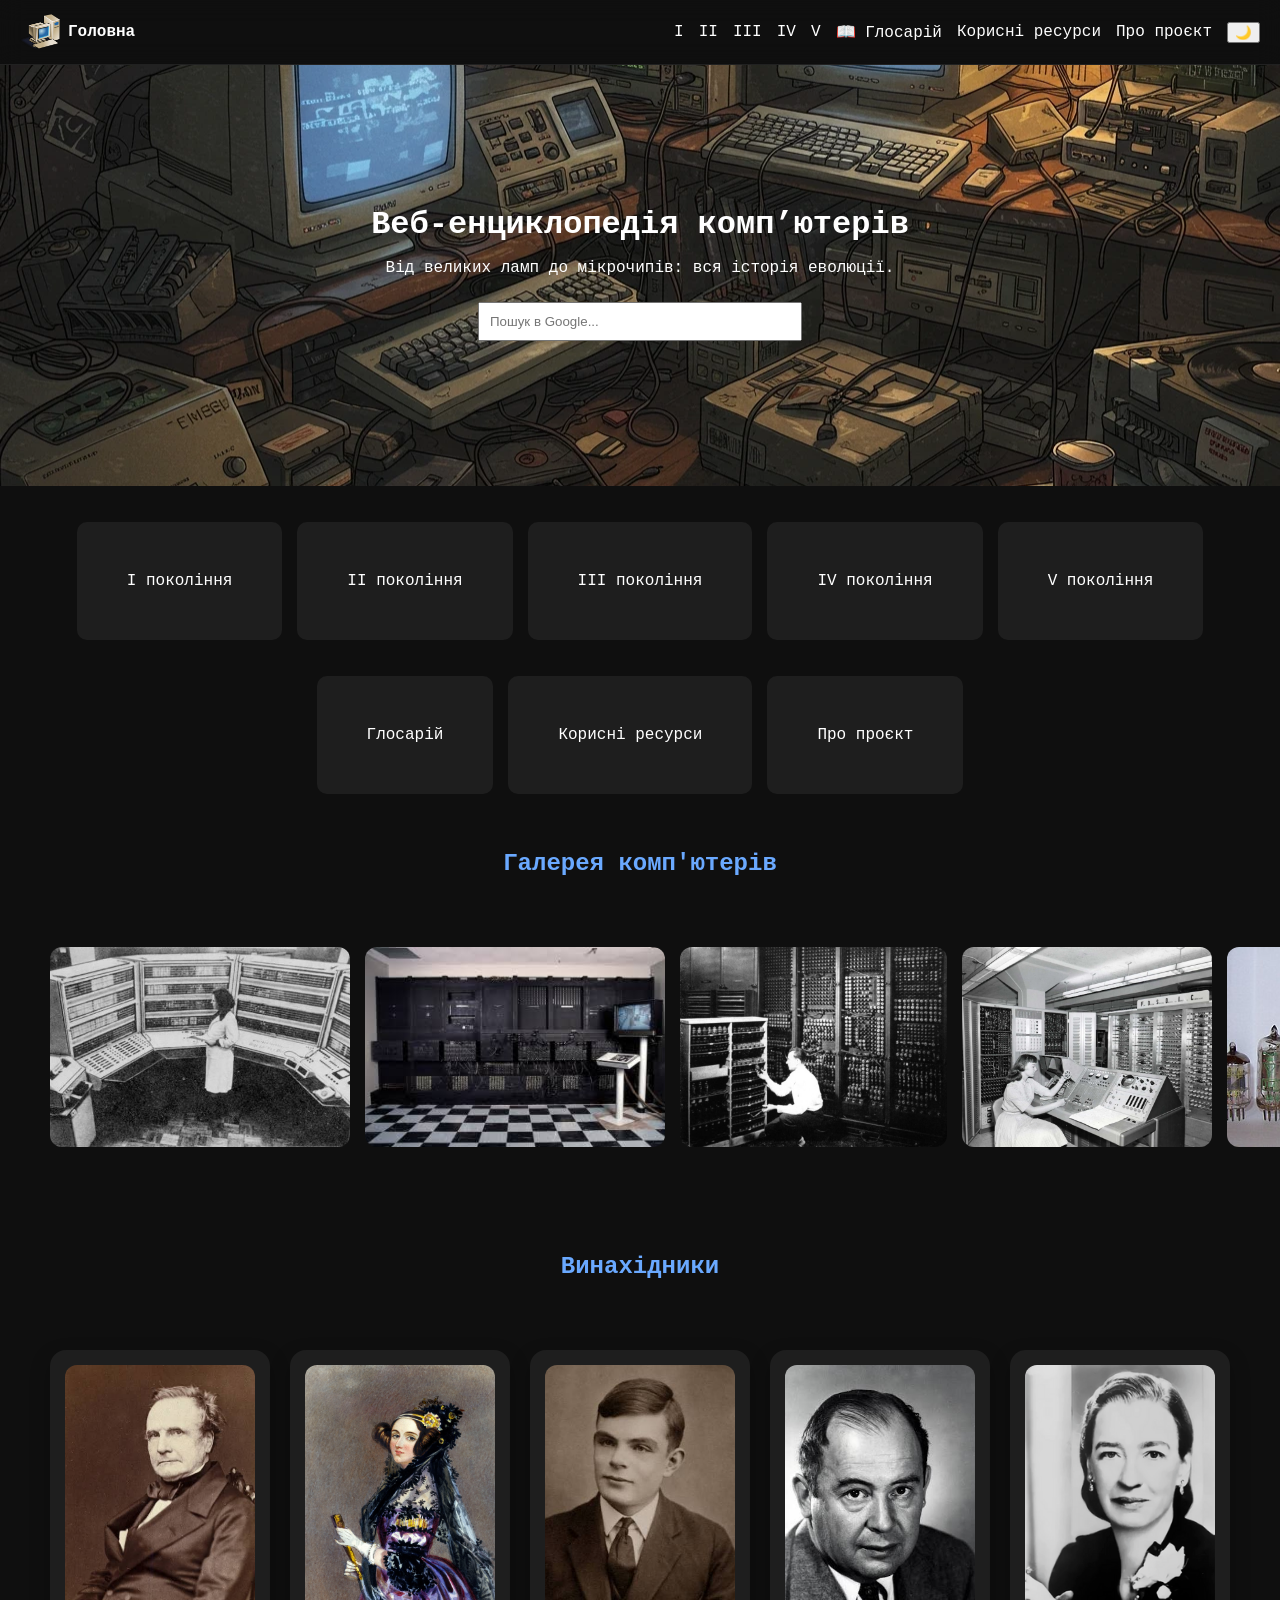
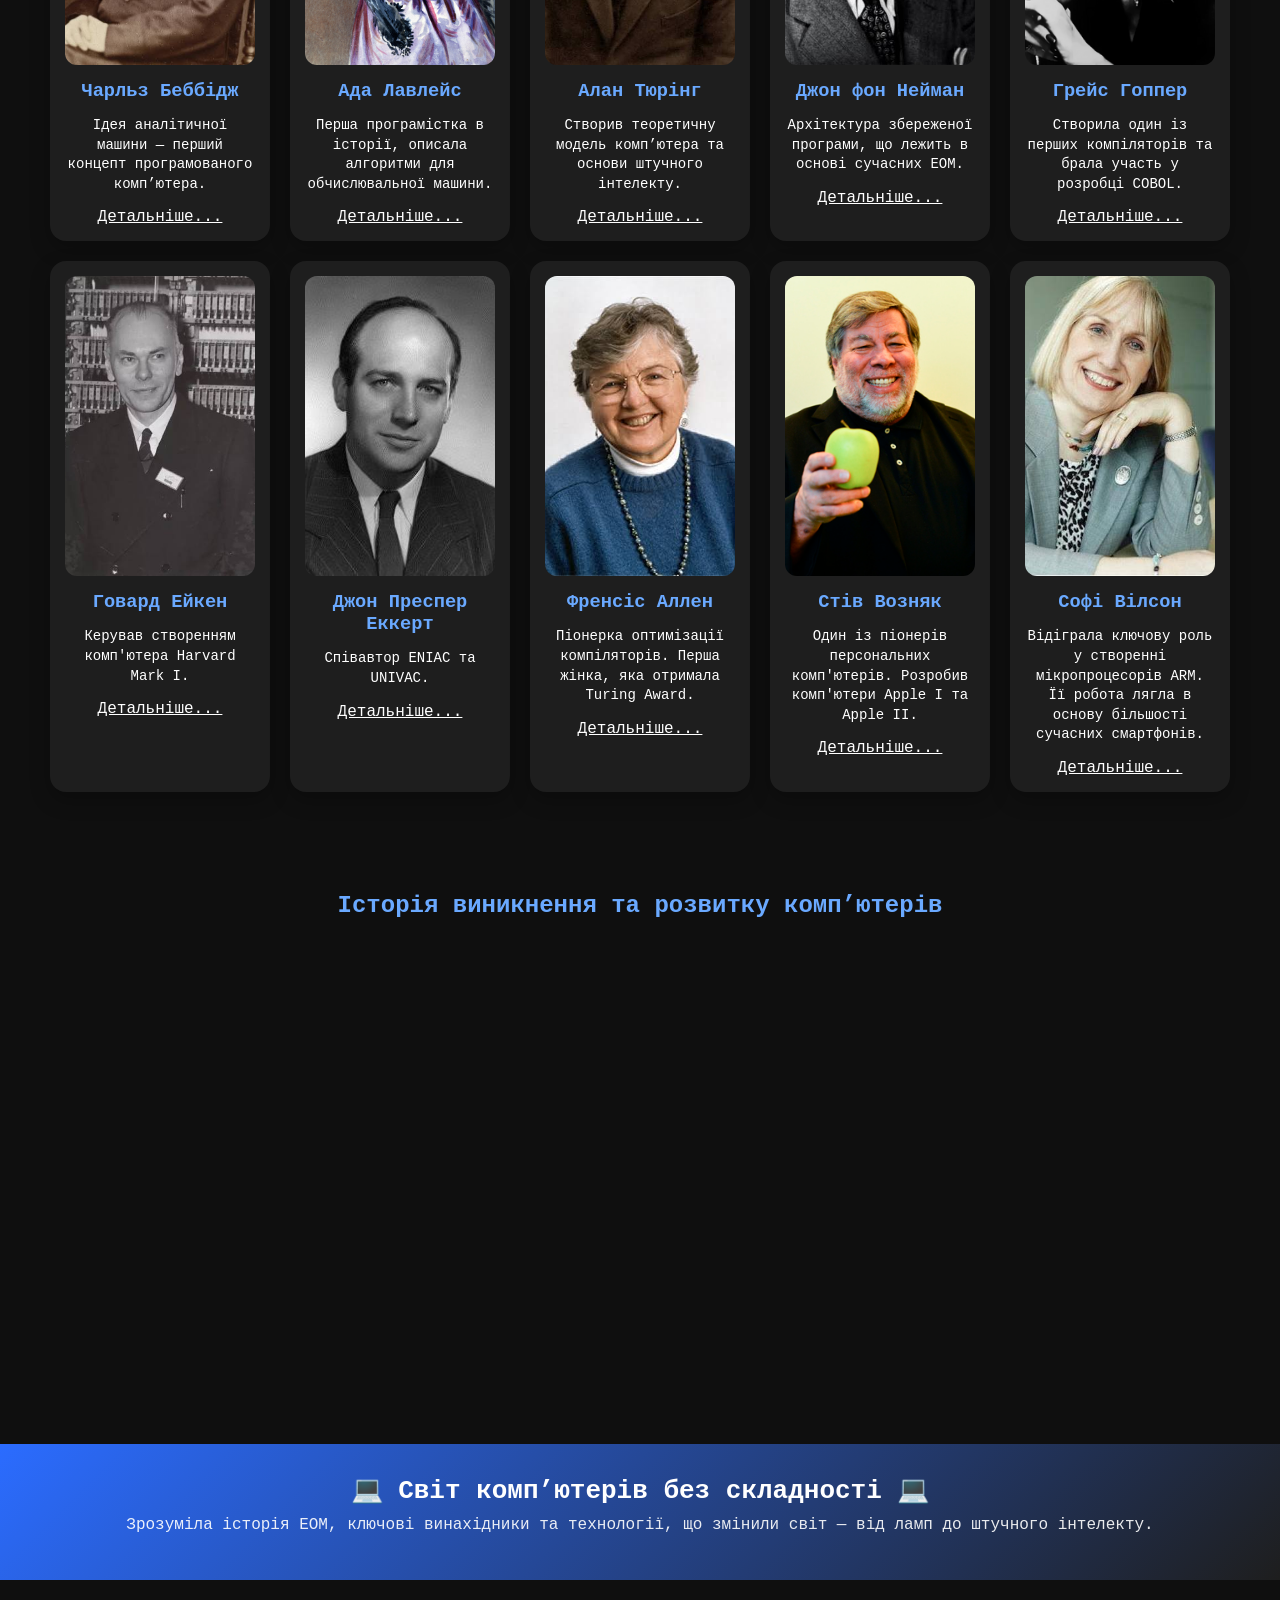
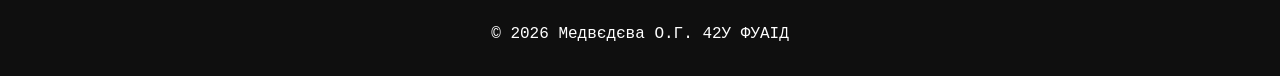
<file: index.html>
<!DOCTYPE html>
<html lang="uk">
<head>
<meta charset="UTF-8">
<meta name="viewport" content="width=device-width, initial-scale=1.0">
<title>Веб-енциклопедія комп’ютерів</title>
<link rel="stylesheet" href="style.css">
</head>
<body>
<header class="page-header">
<a href="index.html" class="logo">
<img src="лого.png" alt="Лого" class="logo-img">Головна</a>
<div class="nav-actions">
 <a href="gen1.html">I</a>
 <a href="gen2.html">II</a>
 <a href="gen3.html">III</a>
 <a href="gen4.html">IV</a>
 <a href="gen5.html">V</a>
 <a href="glossary.html">📖 Глосарій</a>
 <a href="links.html">Корисні ресурси</a>
 <a href="about.html">Про проєкт</a>
 <button id="themeToggle">🌙</button>
</div>
</header>
<header class="hero">
<h1>Веб-енциклопедія комп’ютерів</h1>
<p class="slogan">Від великих ламп до мікрочипів: вся історія еволюції.</p>
<div class="search-box">
<form id="googleSearch">
<input type="text" id="search" placeholder="Пошук в Google...">
</form>
</div>
</header>
<br><br>
<section class="nav-cards">
  <a href="gen1.html" class="card">I покоління</a>
  <a href="gen2.html" class="card">II покоління</a>
  <a href="gen3.html" class="card">III покоління</a>
  <a href="gen4.html" class="card">IV покоління</a>
  <a href="gen5.html" class="card">V покоління</a>
</section>
<br><br>
<section class="extra">
  <a href="glossary.html" class="card small">Глосарій</a>
  <a href="links.html" class="card small">Корисні ресурси</a>
  <a href="about.html" class="card small">Про проєкт</a>
</section>
<br><br>
<center><h2>Галерея комп'ютерів</h2></center>
<div class="gallery">
<img src="1.jpg">
<img src="2.jpg">
<img src="3.jpg">
<img src="4.jpg">
<img src="6.jpg">
<img src="5.jpg">
<img src="7.jpg">
<img src="8.jpg">
<img src="9.jpg">
<img src="11.jpg">
<img src="14.jpg">
<img src="15.jpg">
<img src="29.jpg">
</div>
<br><br>
<section class="inventors-block">
<center><h2>Винахідники</h2></center>
<div class="inventors-grid">

<div class="inventor-card">
<img src="222.jpg" alt="Чарльз Беббідж">
<div class="info">
<h3>Чарльз Беббідж</h3>
<p>Ідея аналітичної машини — перший концепт програмованого комп’ютера.</p>
<a href="https://uk.wikipedia.org/wiki/%D0%A7%D0%B0%D1%80%D0%BB%D0%B7_%D0%91%D0%B5%D0%B1%D0%B1%D1%96%D0%B4%D0%B6" target="_blank">Детальніше...</a>
</div></div>

<div class="inventor-card">
<img src="444.jpg" alt="Ада Лавлейс">
<div class="info">
<h3>Ада Лавлейс</h3>
<p>Перша програмістка в історії, описала алгоритми для обчислювальної машини.</p>
<a href="https://uk.wikipedia.org/wiki/Ада_Лавлейс" target="_blank">Детальніше...</a>
</div></div>

<div class="inventor-card">
<img src="555.jpg" alt="Алан Тюрінг">
<div class="info">
<h3>Алан Тюрінг</h3>
<p>Створив теоретичну модель комп’ютера та основи штучного інтелекту.</p>
<a href="https://uk.wikipedia.org/wiki/%D0%90%D0%BB%D0%B0%D0%BD_%D0%A2%D1%8E%D1%80%D1%96%D0%BD%D0%B3" target="_blank">Детальніше...</a>
</div></div>

<div class="inventor-card">
<img src="666.jpg" alt="Джон фон Нейман">
<div class="info">
<h3>Джон фон Нейман</h3>
<p>Архітектура збереженої програми, що лежить в основі сучасних ЕОМ.</p>
<a href="https://uk.wikipedia.org/wiki/%D0%94%D0%B6%D0%BE%D0%BD_%D1%84%D0%BE%D0%BD_%D0%9D%D0%B5%D0%B9%D0%BC%D0%B0%D0%BD" target="_blank">Детальніше...</a>
</div></div>

<div class="inventor-card">
<img src="777.png" alt="Грейс Гопер">
<div class="info">
<h3>Грейс Гоппер</h3>
<p>Створила один із перших компіляторів та брала участь у розробці COBOL.</p>
<a href="https://uk.wikipedia.org/wiki/%D2%90%D1%80%D0%B5%D0%B9%D1%81_%D0%93%D0%BE%D0%BF%D0%BF%D0%B5%D1%80" target="_blank">Детальніше...</a>
</div></div>

<div class="inventor-card">
<img src="888.jpg" alt="Говард айкен">
<div class="info">
<h3>Говард Ейкен</h3>
<p>Керував створенням комп'ютера Harvard Mark I.</p>
<a href="https://uk.wikipedia.org/wiki/%D0%93%D0%BE%D0%B2%D0%B0%D1%80%D0%B4_%D0%95%D0%B9%D0%BA%D0%B5%D0%BD" target="_blank">Детальніше...</a>
</div></div>

<div class="inventor-card">
<img src="999.jpg" alt="Джон Еккерт">
<div class="info">
<h3>Джон Преспер Еккерт</h3>
<p>Співавтор ENIAC та UNIVAC.</p>
<a href="https://uk.wikipedia.org/wiki/%D0%94%D0%B6%D0%BE%D0%BD_%D0%9F%D1%80%D0%B5%D1%81%D0%BF%D0%B5%D1%80_%D0%95%D0%BA%D0%B5%D1%80%D1%82" target="_blank">Детальніше...</a>
</div></div>

<div class="inventor-card">
<img src="9999.jpg" alt="Френсіс ален">
<div class="info">
<h3>Френсіс Аллен</h3>
<p>Піонерка оптимізації компіляторів. Перша жінка, яка отримала Turing Award.</p>
<a href="https://uk.wikipedia.org/wiki/%D0%A4%D1%80%D0%B5%D0%BD%D1%81%D1%96%D1%81_%D0%90%D0%BB%D0%BB%D0%B5%D0%BD" target="_blank">Детальніше...</a>
</div></div>

<div class="inventor-card">
<img src="9991.jpg" alt="стів возняк">
<div class="info">
<h3>Стів Возняк</h3>
<p>Один із піонерів персональних комп'ютерів. Розробив комп'ютери Apple I та Apple II.</p>
<a href="https://uk.wikipedia.org/wiki/%D0%A1%D1%82%D1%96%D0%B2_%D0%92%D0%BE%D0%B7%D0%BD%D1%8F%D0%BA" target="_blank">Детальніше...</a>
</div></div>

<div class="inventor-card">
<img src="9992.jpg" alt="софі вілсон">
<div class="info">
<h3>Софі Вілсон</h3>
<p>Відіграла ключову роль у створенні мікропроцесорів ARM. Її робота лягла в основу більшості сучасних смартфонів.</p>
<a href="https://uk.wikipedia.org/wiki/%D0%A1%D0%BE%D1%84%D1%96_%D0%92%D1%96%D0%BB%D1%81%D0%BE%D0%BD" target="_blank">Детальніше...</a>
</div></div>

</div>
</section>

<section class="video">
<center><h2>Історія виникнення та розвитку комп’ютерів</h2></center>
<div class="video-wrapper">
<iframe src="https://www.youtube.com/embed/OzVrf04VQPo" title="YouTube video player" frameborder="0" allow="accelerometer; autoplay; clipboard-write; encrypted-media; gyroscope; picture-in-picture; web-share" allowfullscreen>
</iframe>
</div>
</section>
<div class="banner">
  <h1>💻 Світ комп’ютерів без складності 💻</h1>
  <p>
    Зрозуміла історія ЕОМ, ключові винахідники та технології,
    що змінили світ — від ламп до штучного інтелекту.
  </p>
</div>
<button id="toTop">▲</button>
<script src="main.js"></script>
<footer>© 2026 Медвєдєва О.Г. 42У ФУАІД</footer>
<br>
</body>
</html>
</file>
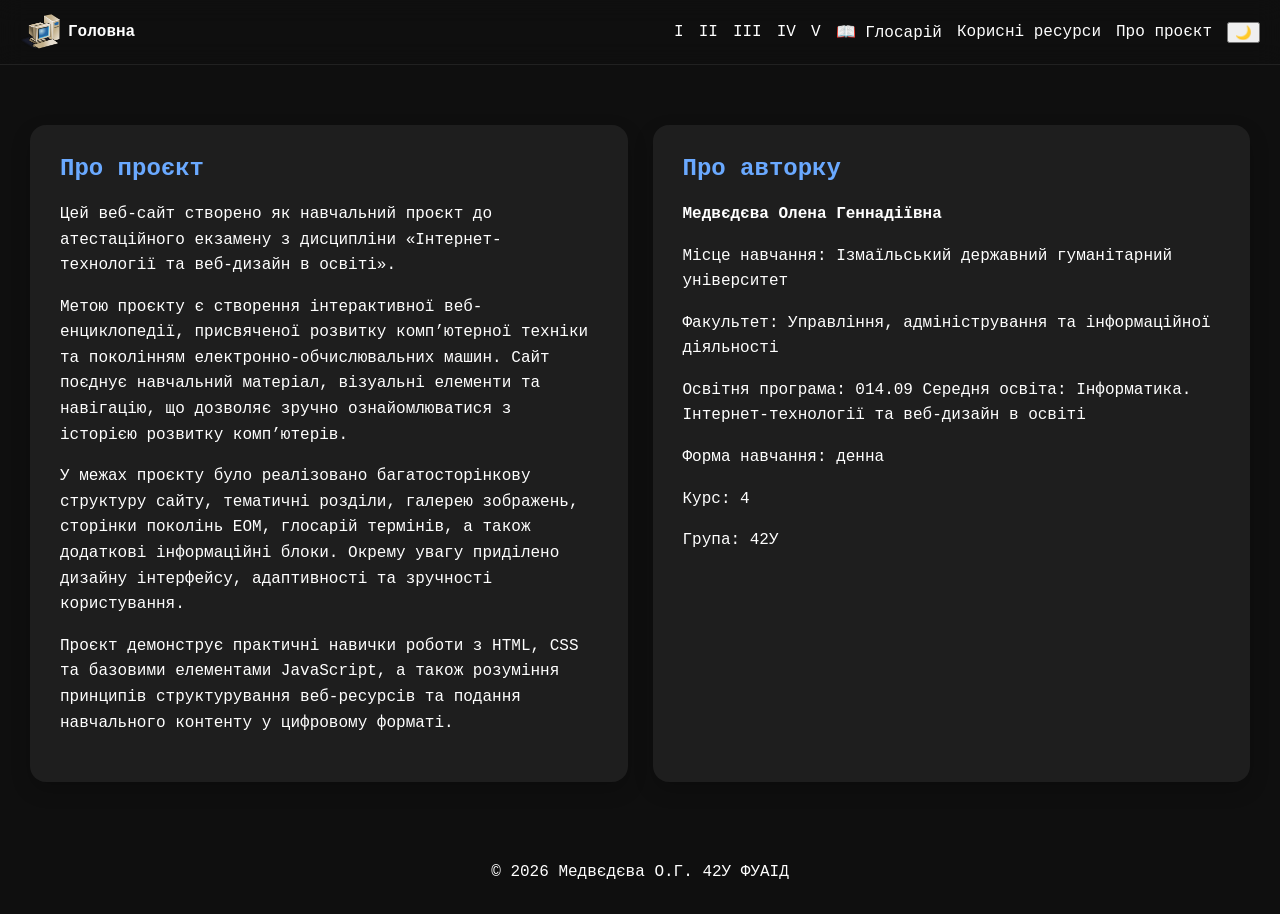
<file: about.html>
<!DOCTYPE html>
<html lang="uk">
<head>
<meta charset="UTF-8">
<meta name="viewport" content="width=device-width, initial-scale=1.0">
<title>Про сайт</title>
<link rel="stylesheet" href="style.css">
</head>
<body>
<header class="page-header">
<a href="index.html" class="logo">
<img src="лого.png" alt="Лого" class="logo-img">Головна</a>
<div class="nav-actions">
 <a href="gen1.html">I</a>
 <a href="gen2.html">II</a>
 <a href="gen3.html">III</a>
 <a href="gen4.html">IV</a>
 <a href="gen5.html">V</a>
 <a href="glossary.html">📖 Глосарій</a>
 <a href="links.html">Корисні ресурси</a>
 <a href="about.html">Про проєкт</a>
 <button id="themeToggle">🌙</button>
</div>
</header>
<div class="about-grid">
<div class="about-card">
<h2>Про проєкт</h2>
<p>Цей веб-сайт створено як навчальний проєкт до атестаційного екзамену з дисципліни «Інтернет-технології та веб-дизайн в освіті».</p>
<p>Метою проєкту є створення інтерактивної веб-енциклопедії, присвяченої розвитку комп’ютерної техніки та поколінням електронно-обчислювальних машин. Сайт поєднує навчальний матеріал, візуальні елементи та навігацію, що дозволяє зручно ознайомлюватися з історією розвитку комп’ютерів.</p>
<p>У межах проєкту було реалізовано багатосторінкову структуру сайту, тематичні розділи, галерею зображень, сторінки поколінь ЕОМ, глосарій термінів, а також додаткові інформаційні блоки. Окрему увагу приділено дизайну інтерфейсу, адаптивності та зручності користування.</p>
<p>Проєкт демонструє практичні навички роботи з HTML, CSS та базовими елементами JavaScript, а також розуміння принципів структурування веб-ресурсів та подання навчального контенту у цифровому форматі.</p>
</div>
<div class="about-card">
<h2>Про авторку</h2>
<p><strong>Медвєдєва Олена Геннадіївна</strong></p>
<p>Місце навчання: Ізмаїльський державний гуманітарний університет</p>
<p>Факультет: Управління, адміністрування та інформаційної діяльності</p>
<p>Освітня програма: 014.09 Середня освіта: Інформатика. Інтернет-технології та веб-дизайн в освіті</p>
<p>Форма навчання: денна</p>
<p>Курс: 4</p>
<p>Група: 42У</p>
</div></div>
<br><br>
<button id="toTop">▲</button>
<script src="main.js"></script>
<footer>© 2026 Медвєдєва О.Г. 42У ФУАІД</footer>
<br>
</body>
</html>
</file>
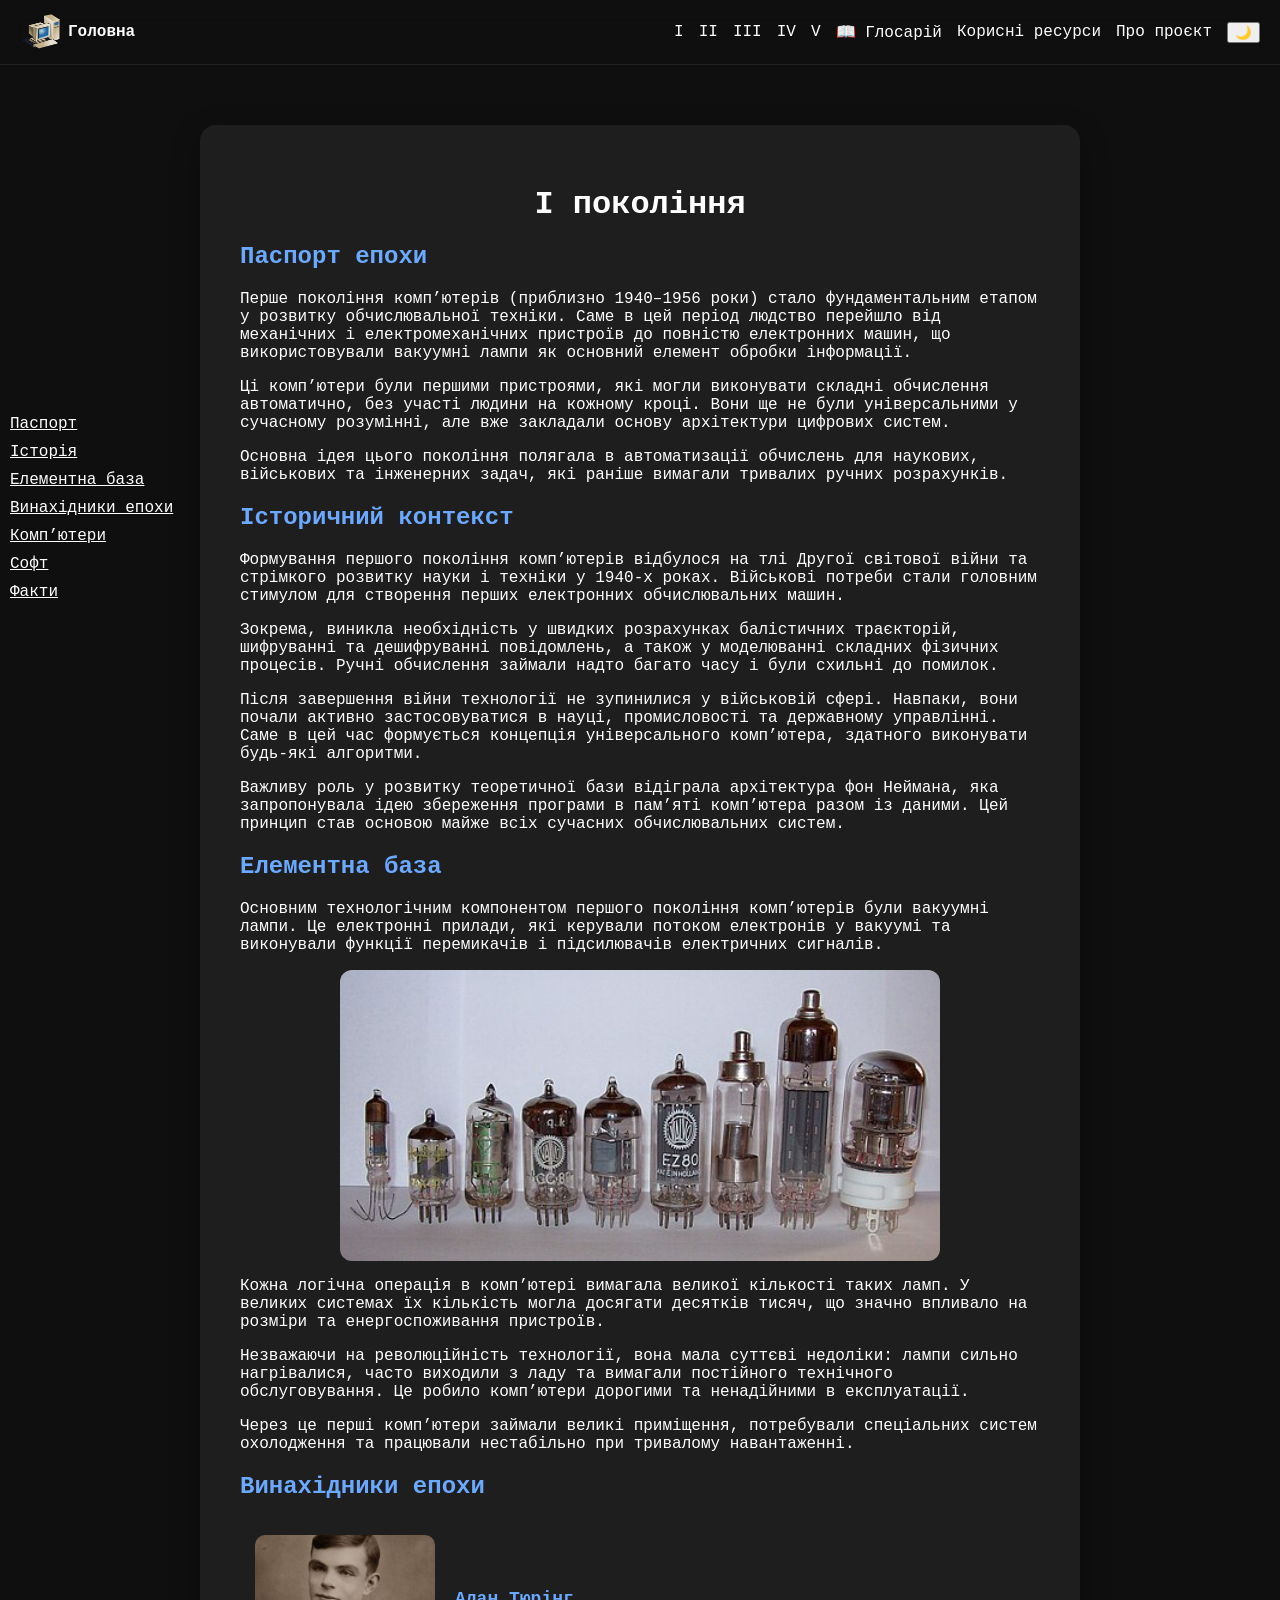
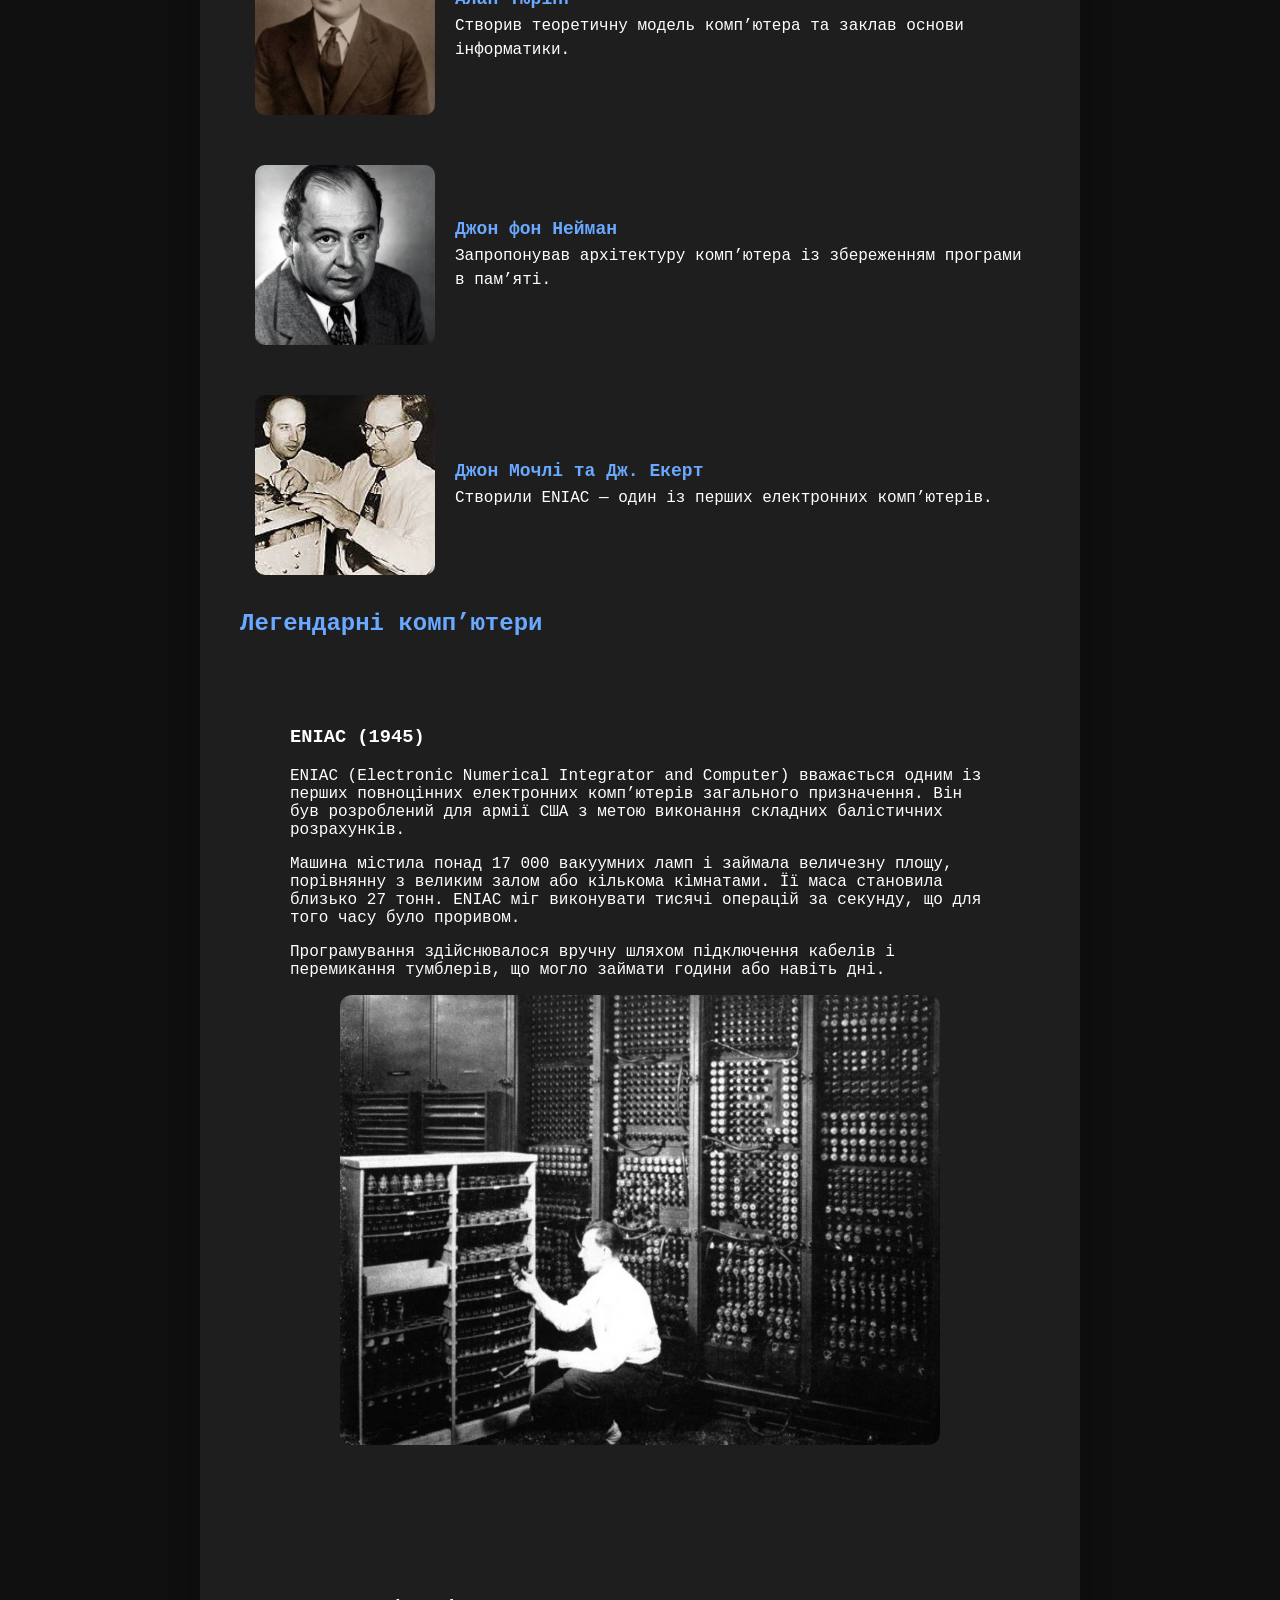
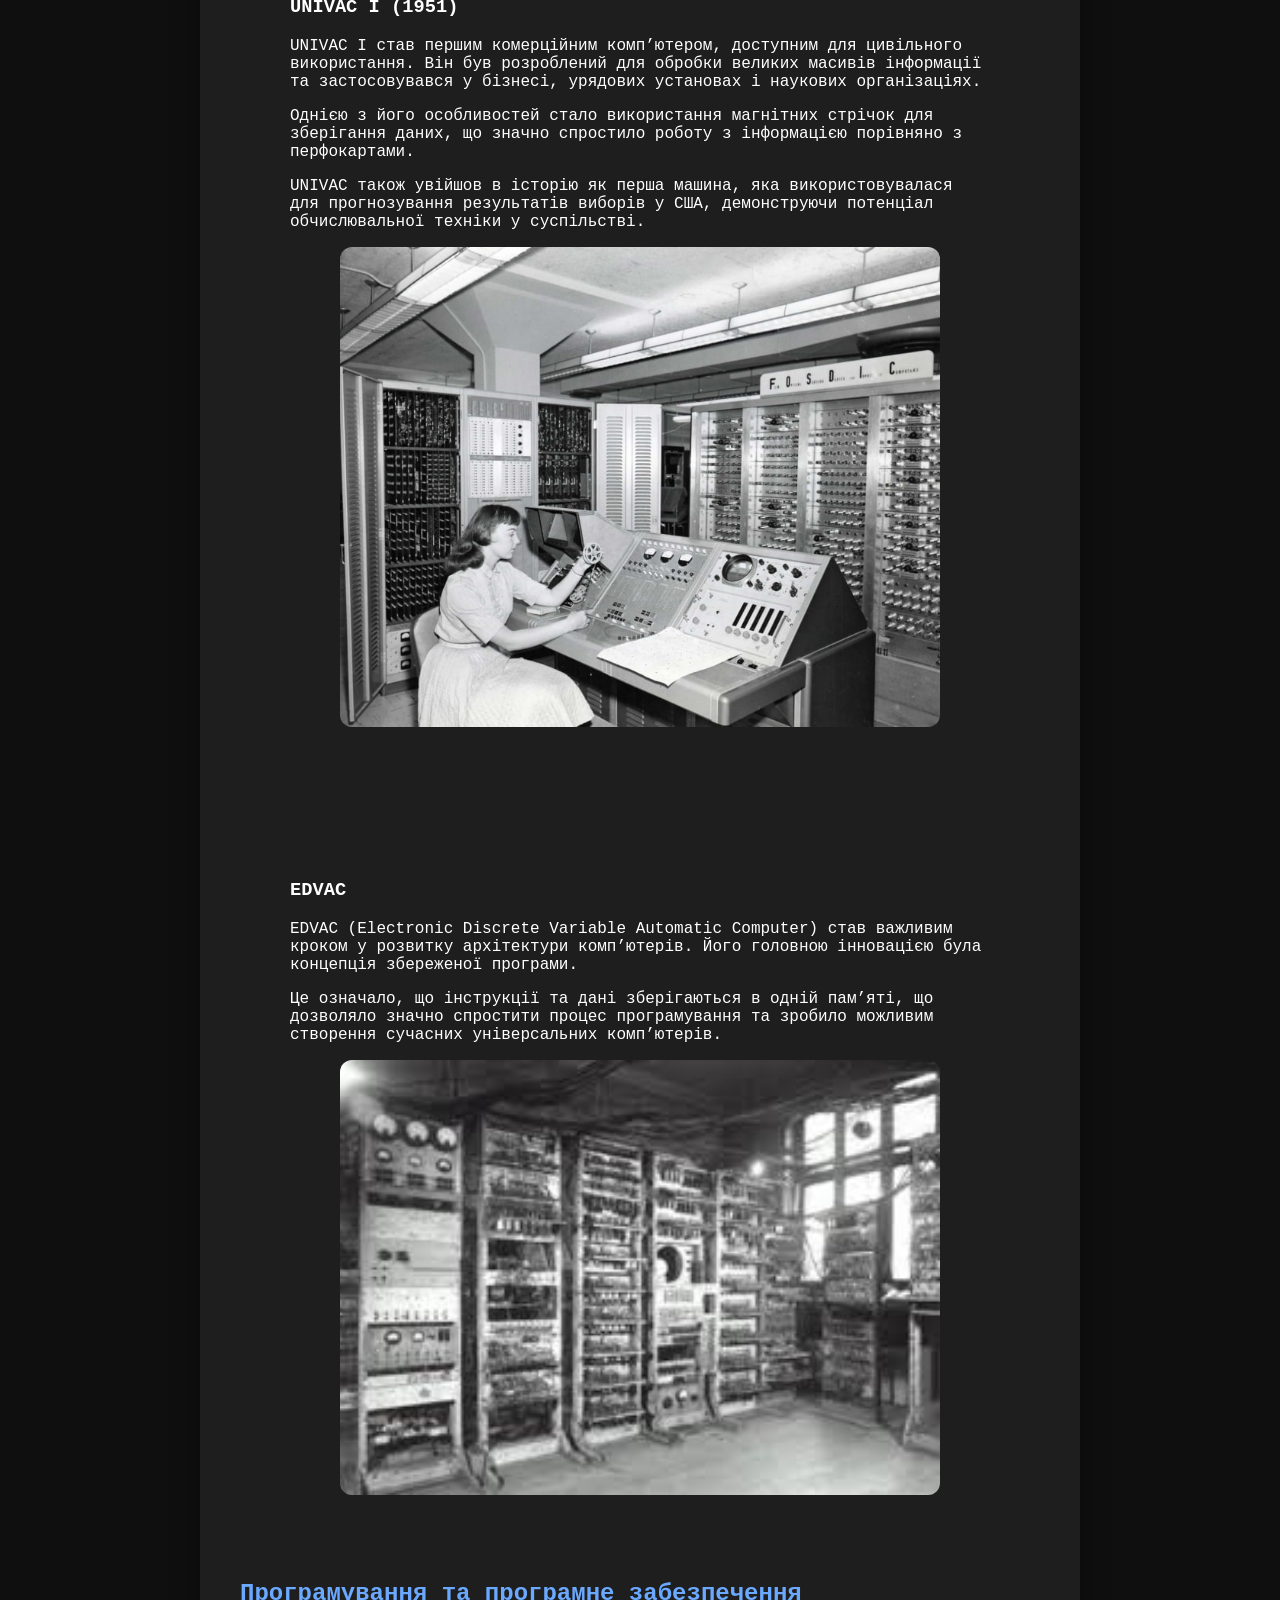
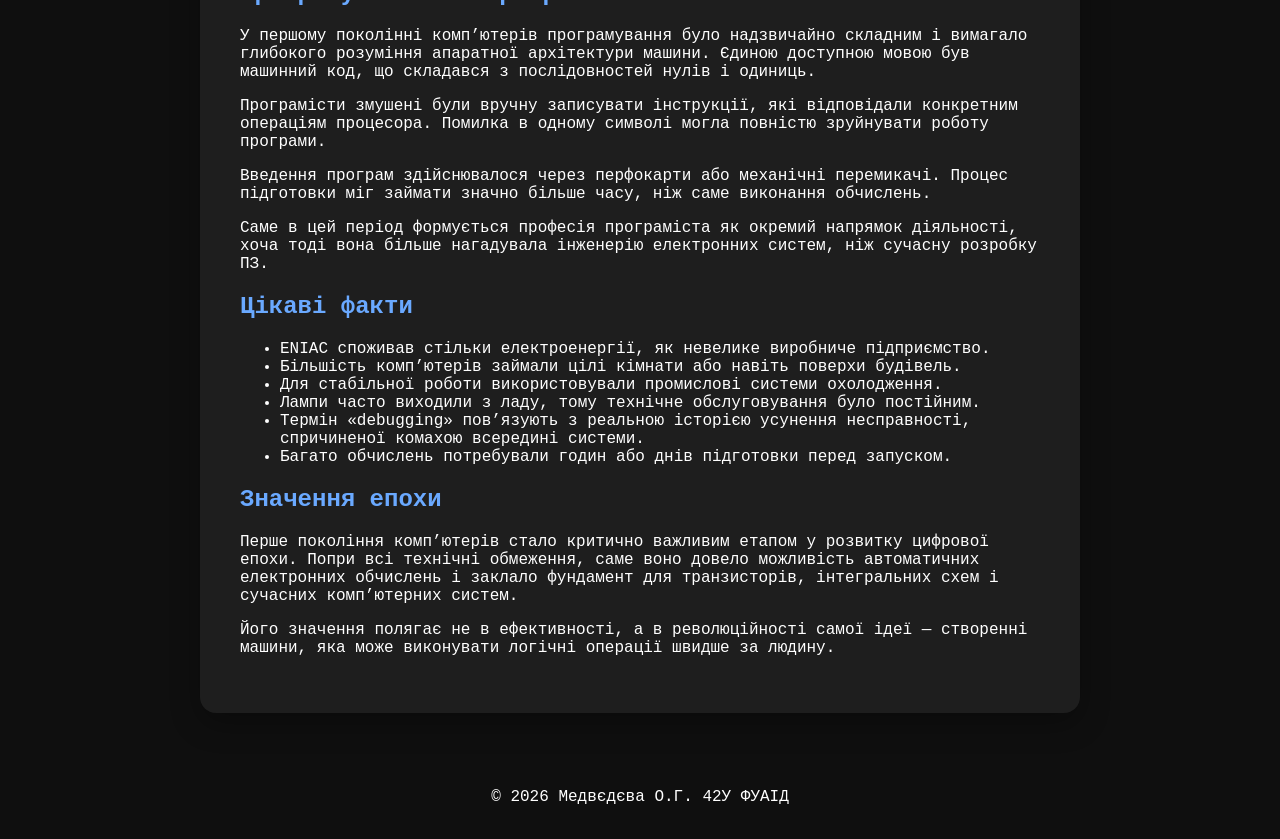
<file: gen1.html>
<!DOCTYPE html>
<html lang="uk">
<head>
<meta charset="UTF-8">
<meta name="viewport" content="width=device-width, initial-scale=1.0">
<title>Покоління комп’ютерів</title>
<link rel="stylesheet" href="style.css">
</head>
<body>
<header class="page-header">
<a href="index.html" class="logo">
<img src="лого.png" alt="Лого" class="logo-img">Головна</a>
<div class="nav-actions">
 <a href="gen1.html">I</a>
 <a href="gen2.html">II</a>
 <a href="gen3.html">III</a>
 <a href="gen4.html">IV</a>
 <a href="gen5.html">V</a>
 <a href="glossary.html">📖 Глосарій</a>
 <a href="links.html">Корисні ресурси</a>
 <a href="about.html">Про проєкт</a>
 <button id="themeToggle">🌙</button>
</div>
</header>
<nav class="side-nav">
  <a href="#passport">Паспорт</a>
  <a href="#context">Історія</a>
  <a href="#base">Елементна база</a>
  <a href="#inventors1">Винахідники епохи</a>
  <a href="#machines">Комп’ютери</a>
  <a href="#software">Софт</a>
  <a href="#facts">Факти</a>
</nav>
<div class="page-wrapper">
<center><h1>I покоління</h1></center>
<section id="passport">
   <h2>Паспорт епохи</h2>

  <p>
    Перше покоління комп’ютерів (приблизно 1940–1956 роки) стало фундаментальним етапом у розвитку
    обчислювальної техніки. Саме в цей період людство перейшло від механічних і електромеханічних
    пристроїв до повністю електронних машин, що використовували вакуумні лампи як основний елемент
    обробки інформації.
  </p>
  <p>
    Ці комп’ютери були першими пристроями, які могли виконувати складні обчислення автоматично,
    без участі людини на кожному кроці. Вони ще не були універсальними у сучасному розумінні,
    але вже закладали основу архітектури цифрових систем.
  </p>

  <p>
    Основна ідея цього покоління полягала в автоматизації обчислень для наукових, військових
    та інженерних задач, які раніше вимагали тривалих ручних розрахунків.
  </p>
 </section>

<section id="context">
  <h2>Історичний контекст</h2>

  <p>
    Формування першого покоління комп’ютерів відбулося на тлі Другої світової війни та
    стрімкого розвитку науки і техніки у 1940-х роках. Військові потреби стали головним
    стимулом для створення перших електронних обчислювальних машин.
  </p>

  <p>
    Зокрема, виникла необхідність у швидких розрахунках балістичних траєкторій, шифруванні
    та дешифруванні повідомлень, а також у моделюванні складних фізичних процесів.
    Ручні обчислення займали надто багато часу і були схильні до помилок.
  </p>

  <p>
    Після завершення війни технології не зупинилися у військовій сфері. Навпаки,
    вони почали активно застосовуватися в науці, промисловості та державному управлінні.
    Саме в цей час формується концепція універсального комп’ютера, здатного виконувати
    будь-які алгоритми.
  </p>

  <p>
    Важливу роль у розвитку теоретичної бази відіграла архітектура фон Неймана,
    яка запропонувала ідею збереження програми в пам’яті комп’ютера разом із даними.
    Цей принцип став основою майже всіх сучасних обчислювальних систем.
  </p>
</section>

<section id="base">
  <h2>Елементна база</h2>

  <p>
    Основним технологічним компонентом першого покоління комп’ютерів були вакуумні лампи.
    Це електронні прилади, які керували потоком електронів у вакуумі та виконували функції
    перемикачів і підсилювачів електричних сигналів.
  </p>
<img src = '6.jpg' class="text-img">
  <p>
    Кожна логічна операція в комп’ютері вимагала великої кількості таких ламп.
    У великих системах їх кількість могла досягати десятків тисяч, що значно впливало
    на розміри та енергоспоживання пристроїв.
  </p>

  <p>
    Незважаючи на революційність технології, вона мала суттєві недоліки:
    лампи сильно нагрівалися, часто виходили з ладу та вимагали постійного технічного
    обслуговування. Це робило комп’ютери дорогими та ненадійними в експлуатації.
  </p>

  <p>
    Через це перші комп’ютери займали великі приміщення, потребували спеціальних систем
    охолодження та працювали нестабільно при тривалому навантаженні.
  </p>
</section>

<section id="inventors1">
<h2>Винахідники епохи</h2>
<div class = "inventor-row">
  <img src="555.jpg">
  <div>
    <b>Алан Тюрінг</b>
    <p>Створив теоретичну модель комп’ютера та заклав основи інформатики.</p>
  </div>
</div>

<div class = "inventor-row">
  <img src="666.jpg">
  <div>
    <b>Джон фон Нейман</b>
    <p>Запропонував архітектуру комп’ютера із збереженням програми в пам’яті.</p>
  </div>
</div>

<div class = "inventor-row">
  <img src="17.jpg">
  <div>
    <b>Джон Мочлі та Дж. Екерт</b>
    <p>Створили ENIAC — один із перших електронних комп’ютерів.</p>
  </div>
</div>
</section>

<section id="machines">
   <h2>Легендарні комп’ютери</h2>

  <div class="card">
    <h3>ENIAC (1945)</h3>
    <p>
      ENIAC (Electronic Numerical Integrator and Computer) вважається одним із перших
      повноцінних електронних комп’ютерів загального призначення. Він був розроблений
      для армії США з метою виконання складних балістичних розрахунків.
    </p>
    <p>
      Машина містила понад 17 000 вакуумних ламп і займала величезну площу,
      порівнянну з великим залом або кількома кімнатами. Її маса становила близько 27 тонн.
      ENIAC міг виконувати тисячі операцій за секунду, що для того часу було проривом.
    </p>
    <p>
      Програмування здійснювалося вручну шляхом підключення кабелів і перемикання тумблерів,
      що могло займати години або навіть дні.
    </p>
	<img src = '3.jpg' class="text-img">
  </div>
<br>
  <div class="card">
    <h3>UNIVAC I (1951)</h3>
    <p>
      UNIVAC I став першим комерційним комп’ютером, доступним для цивільного використання.
      Він був розроблений для обробки великих масивів інформації та застосовувався
      у бізнесі, урядових установах і наукових організаціях.
    </p>
    <p>
      Однією з його особливостей стало використання магнітних стрічок для зберігання даних,
      що значно спростило роботу з інформацією порівняно з перфокартами.
    </p>
    <p>
      UNIVAC також увійшов в історію як перша машина, яка використовувалася для прогнозування
      результатів виборів у США, демонструючи потенціал обчислювальної техніки у суспільстві.
    </p>
	<img src = '4.jpg' class="text-img">
  </div>
<br>
  <div class="card">
    <h3>EDVAC</h3>
    <p>
      EDVAC (Electronic Discrete Variable Automatic Computer) став важливим кроком
      у розвитку архітектури комп’ютерів. Його головною інновацією була концепція
      збереженої програми.
    </p>
    <p>
      Це означало, що інструкції та дані зберігаються в одній пам’яті, що дозволяло
      значно спростити процес програмування та зробило можливим створення сучасних
      універсальних комп’ютерів.
    </p>
	<img src = '5.jpg' class="text-img">
  </div>
</section>

<section id="software">
  <h2>Програмування та програмне забезпечення</h2>

  <p>
    У першому поколінні комп’ютерів програмування було надзвичайно складним і вимагало
    глибокого розуміння апаратної архітектури машини. Єдиною доступною мовою був машинний код,
    що складався з послідовностей нулів і одиниць.
  </p>

  <p>
    Програмісти змушені були вручну записувати інструкції, які відповідали конкретним
    операціям процесора. Помилка в одному символі могла повністю зруйнувати роботу програми.
  </p>

  <p>
    Введення програм здійснювалося через перфокарти або механічні перемикачі.
    Процес підготовки міг займати значно більше часу, ніж саме виконання обчислень.
  </p>

  <p>
    Саме в цей період формується професія програміста як окремий напрямок діяльності,
    хоча тоді вона більше нагадувала інженерію електронних систем, ніж сучасну розробку ПЗ.
  </p>
</section>

<section id="facts">
  <h2>Цікаві факти</h2>
  <ul>
    <li>ENIAC споживав стільки електроенергії, як невелике виробниче підприємство.</li>
    <li>Більшість комп’ютерів займали цілі кімнати або навіть поверхи будівель.</li>
    <li>Для стабільної роботи використовували промислові системи охолодження.</li>
    <li>Лампи часто виходили з ладу, тому технічне обслуговування було постійним.</li>
    <li>Термін «debugging» пов’язують з реальною історією усунення несправності,
        спричиненої комахою всередині системи.</li>
    <li>Багато обчислень потребували годин або днів підготовки перед запуском.</li>
  </ul>
</section>

  <h2>Значення епохи</h2>
  <p>
    Перше покоління комп’ютерів стало критично важливим етапом у розвитку цифрової епохи.
    Попри всі технічні обмеження, саме воно довело можливість автоматичних електронних
    обчислень і заклало фундамент для транзисторів, інтегральних схем і сучасних
    комп’ютерних систем.
  </p>
  <p>
    Його значення полягає не в ефективності, а в революційності самої ідеї —
    створенні машини, яка може виконувати логічні операції швидше за людину.
  </p>

</div>
<button id="toTop">▲</button>
<script src="main.js"></script>
<footer>© 2026 Медвєдєва О.Г. 42У ФУАІД</footer>
<br>
</body>
</html>
</file>
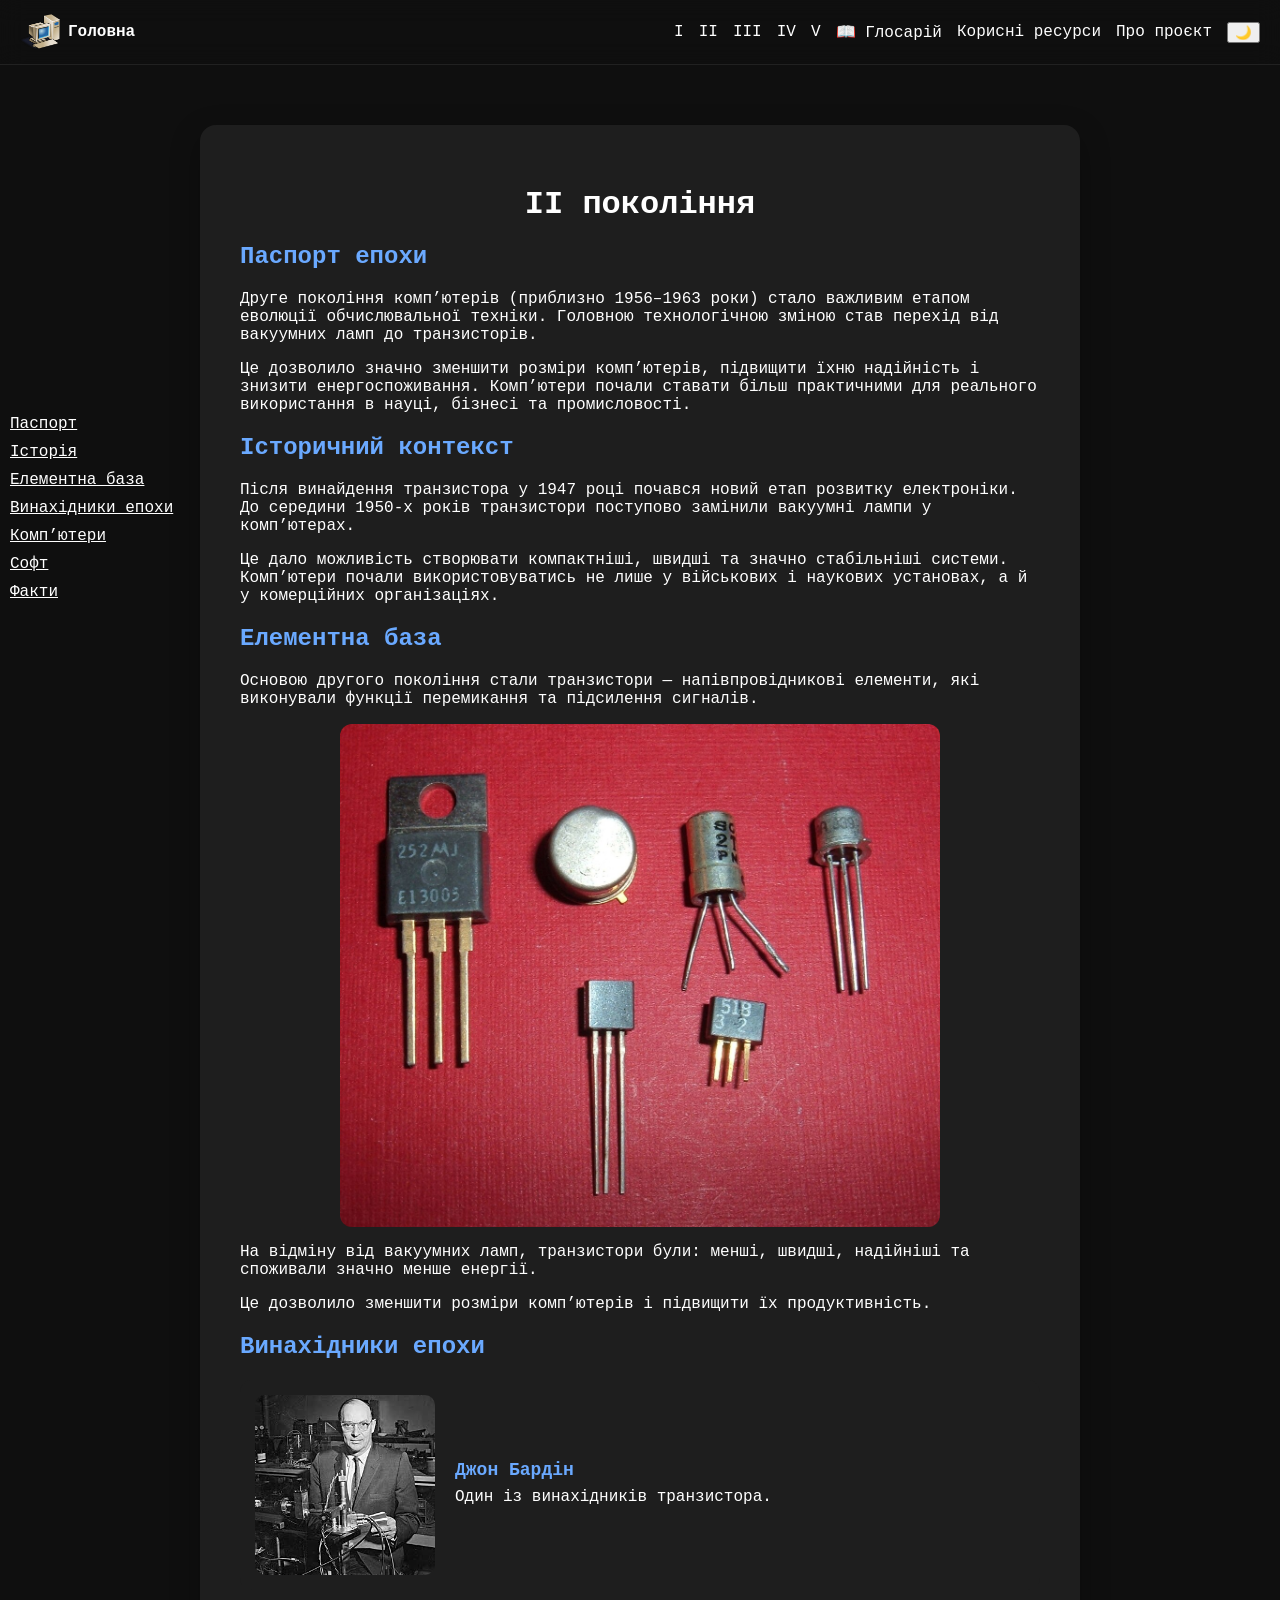
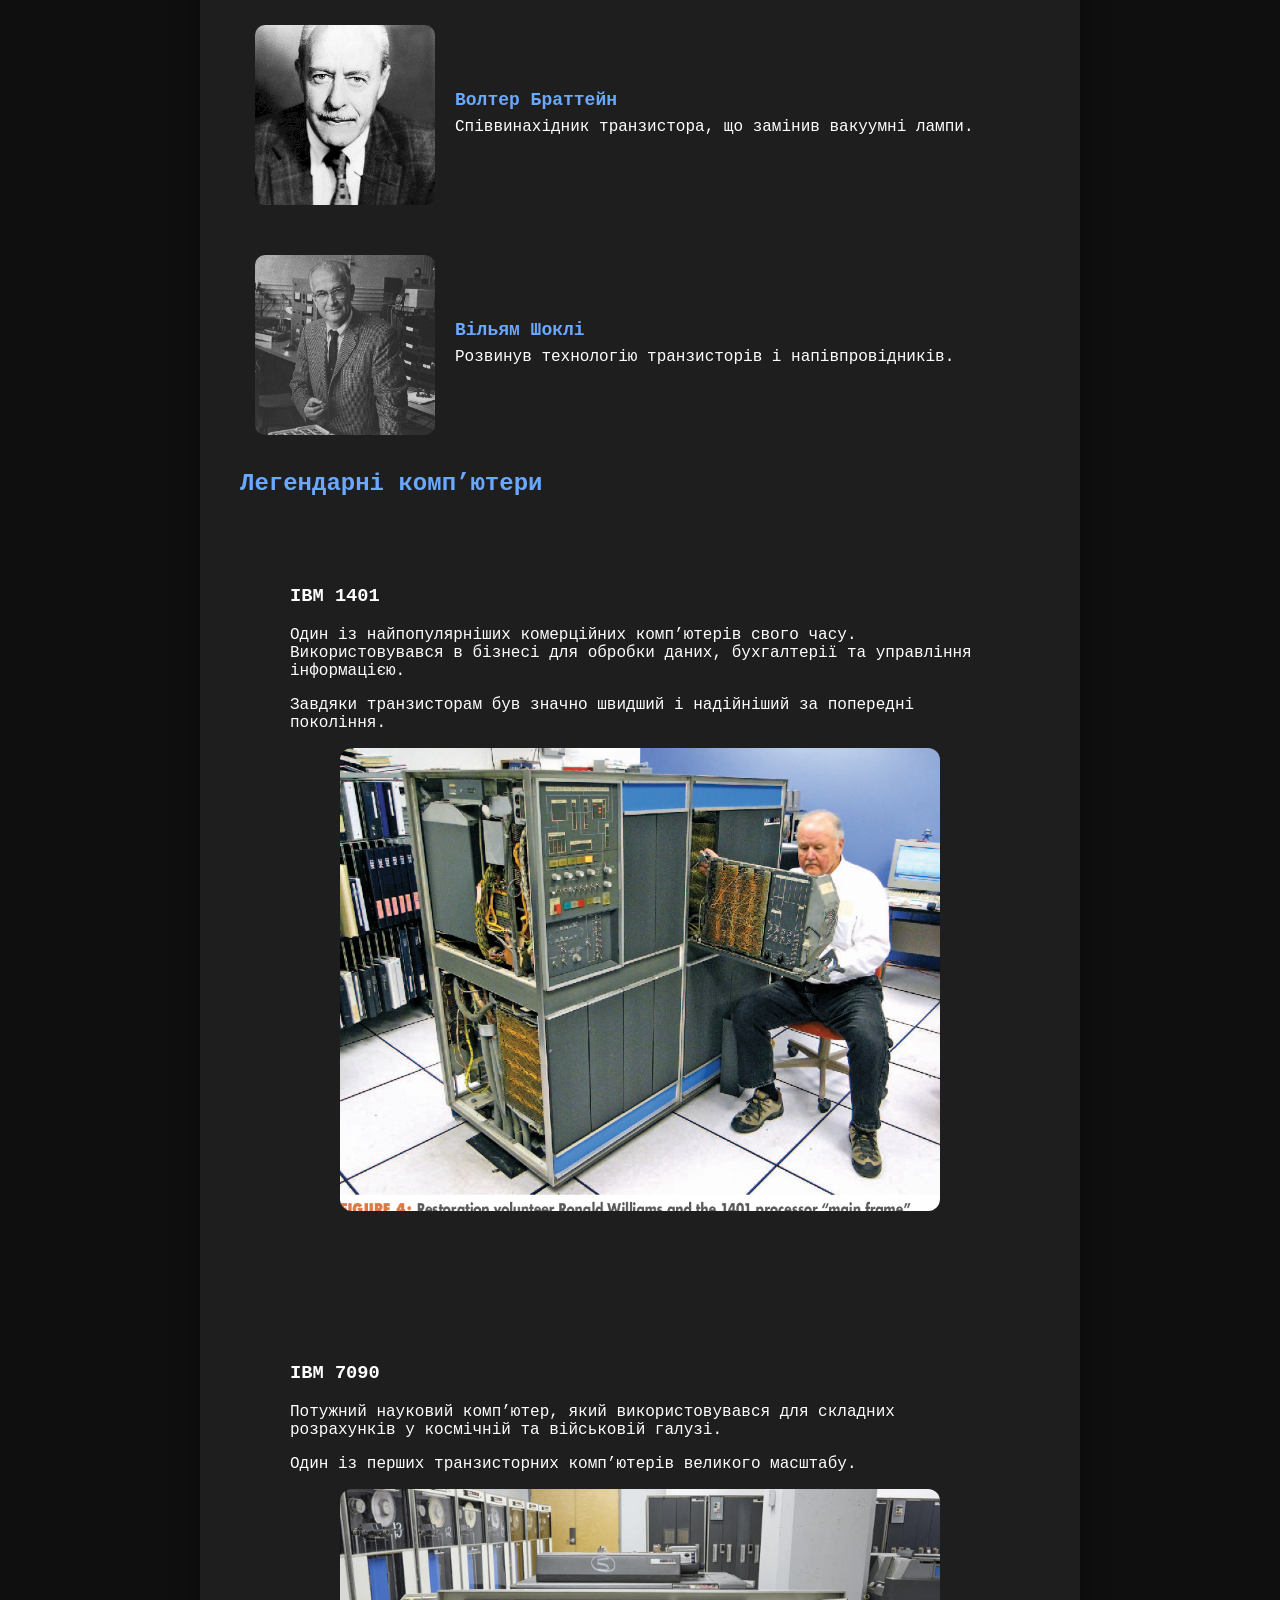
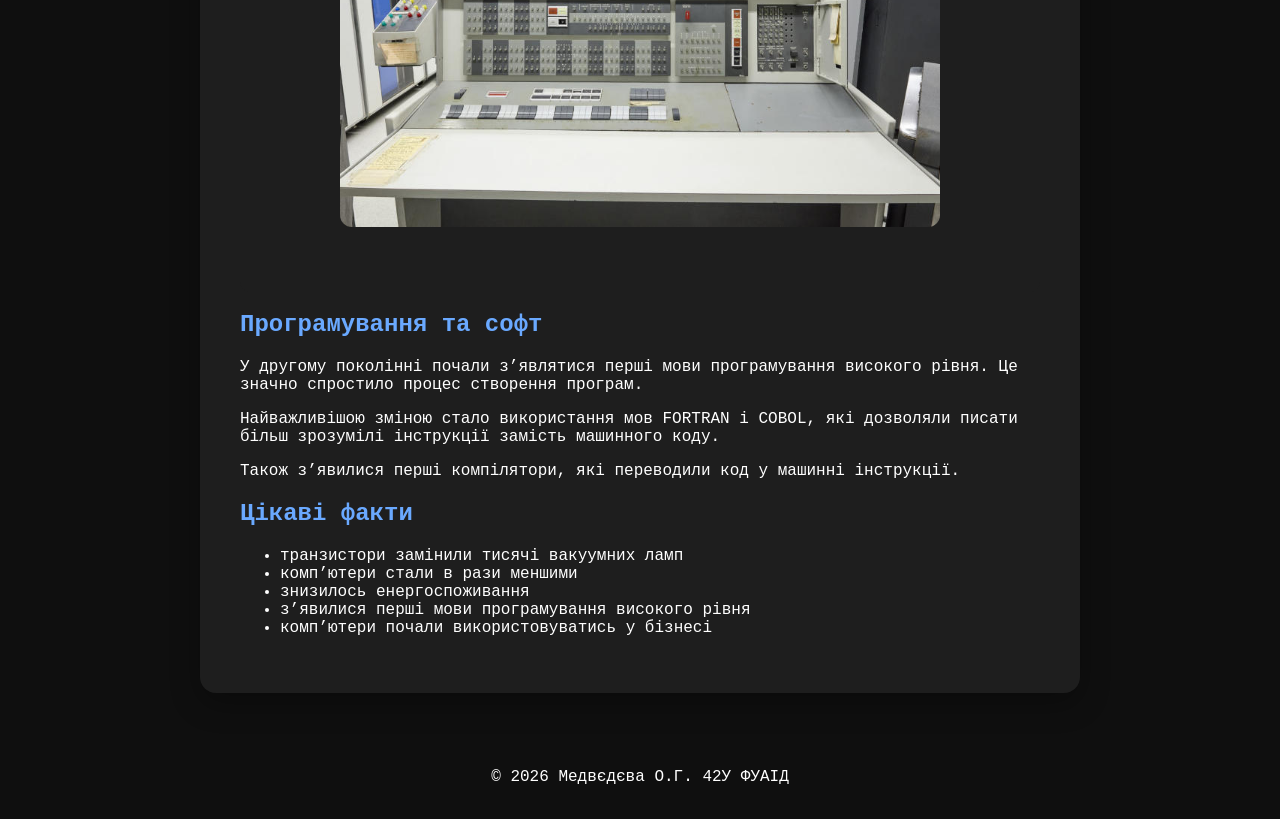
<file: gen2.html>
<!DOCTYPE html>
<html lang="uk">
<head>
<meta charset="UTF-8">
<meta name="viewport" content="width=device-width, initial-scale=1.0">
<title>II покоління комп’ютерів</title>
<link rel="stylesheet" href="style.css">
</head>
<header class="page-header">
<a href="index.html" class="logo">
<img src="лого.png" alt="Лого" class="logo-img">Головна</a>
<div class="nav-actions">
 <a href="gen1.html">I</a>
 <a href="gen2.html">II</a>
 <a href="gen3.html">III</a>
 <a href="gen4.html">IV</a>
 <a href="gen5.html">V</a>
 <a href="glossary.html">📖 Глосарій</a>
 <a href="links.html">Корисні ресурси</a>
 <a href="about.html">Про проєкт</a>
 <button id="themeToggle">🌙</button>
</div>
</header>
<body>
<nav class="side-nav">
  <a href="#passport">Паспорт</a>
  <a href="#context">Історія</a>
  <a href="#base">Елементна база</a>
  <a href="#inventors1">Винахідники епохи</a>
  <a href="#machines">Комп’ютери</a>
  <a href="#software">Софт</a>
  <a href="#facts">Факти</a>
</nav>
<div class="page-wrapper">
<center><h1>II покоління</h1></center>
<section id="passport">
  <h2>Паспорт епохи</h2>
  <p>
    Друге покоління комп’ютерів (приблизно 1956–1963 роки) стало важливим етапом еволюції обчислювальної техніки.
    Головною технологічною зміною став перехід від вакуумних ламп до транзисторів.
  </p>
  <p>
    Це дозволило значно зменшити розміри комп’ютерів, підвищити їхню надійність і знизити енергоспоживання.
    Комп’ютери почали ставати більш практичними для реального використання в науці, бізнесі та промисловості.
  </p>
</section>

<section id="context">
  <h2>Історичний контекст</h2>

  <p>
    Після винайдення транзистора у 1947 році почався новий етап розвитку електроніки.
    До середини 1950-х років транзистори поступово замінили вакуумні лампи у комп’ютерах.
  </p>

  <p>
    Це дало можливість створювати компактніші, швидші та значно стабільніші системи.
    Комп’ютери почали використовуватись не лише у військових і наукових установах, а й у комерційних організаціях.
  </p>
</section>

<section id="base">
  <h2>Елементна база</h2>

  <p>
    Основою другого покоління стали транзистори — напівпровідникові елементи, які виконували
    функції перемикання та підсилення сигналів.
  </p>

  <img src="8.jpg" class="text-img">

  <p>
    На відміну від вакуумних ламп, транзистори були:
    менші, швидші, надійніші та споживали значно менше енергії.
  </p>

  <p>
    Це дозволило зменшити розміри комп’ютерів і підвищити їх продуктивність.
  </p>
</section>

<section id="inventors1">
<h2>Винахідники епохи</h2>
<div class = "inventor-row">
  <img src="20.jpg">
  <div>
    <b>Джон Бардін</b>
    <p>Один із винахідників транзистора.</p>
  </div>
</div>

<div class = "inventor-row">
  <img src="19.jpg">
  <div>
    <b>Волтер Браттейн</b>
    <p>Співвинахідник транзистора, що замінив вакуумні лампи.</p>
  </div>
</div>

<div class = "inventor-row">
  <img src="18.jpg">
  <div>
    <b>Вільям Шоклі</b>
    <p>Розвинув технологію транзисторів і напівпровідників.</p>
  </div>
</div>
</section>

<section id="machines">
  <h2>Легендарні комп’ютери</h2>

  <div class="card">
    <h3>IBM 1401</h3>
    <p>
      Один із найпопулярніших комерційних комп’ютерів свого часу.
      Використовувався в бізнесі для обробки даних, бухгалтерії та управління інформацією.
    </p>
    <p>
      Завдяки транзисторам був значно швидший і надійніший за попередні покоління.
    </p>
    <img src="7.png" class="text-img">
  </div>
<br>
  <div class="card">
    <h3>IBM 7090</h3>
    <p>
      Потужний науковий комп’ютер, який використовувався для складних розрахунків
      у космічній та військовій галузі.
    </p>
    <p>
      Один із перших транзисторних комп’ютерів великого масштабу.
    </p>
    <img src="9.jpg" class="text-img">
  </div>

</section>

<section id="software">
  <h2>Програмування та софт</h2>

  <p>
    У другому поколінні почали з’являтися перші мови програмування високого рівня.
    Це значно спростило процес створення програм.
  </p>

  <p>
    Найважливішою зміною стало використання мов FORTRAN і COBOL, які дозволяли писати
    більш зрозумілі інструкції замість машинного коду.
  </p>

  <p>
    Також з’явилися перші компілятори, які переводили код у машинні інструкції.
  </p>
</section>

<section id="facts">
  <h2>Цікаві факти</h2>

  <ul>
    <li>транзистори замінили тисячі вакуумних ламп</li>
    <li>комп’ютери стали в рази меншими</li>
    <li>знизилось енергоспоживання</li>
    <li>з’явилися перші мови програмування високого рівня</li>
    <li>комп’ютери почали використовуватись у бізнесі</li>
  </ul>
</section>
</div>
<button id="toTop">▲</button>
<script src="main.js"></script>
<footer>© 2026 Медвєдєва О.Г. 42У ФУАІД</footer>
<br>
</body>
</html>
</file>
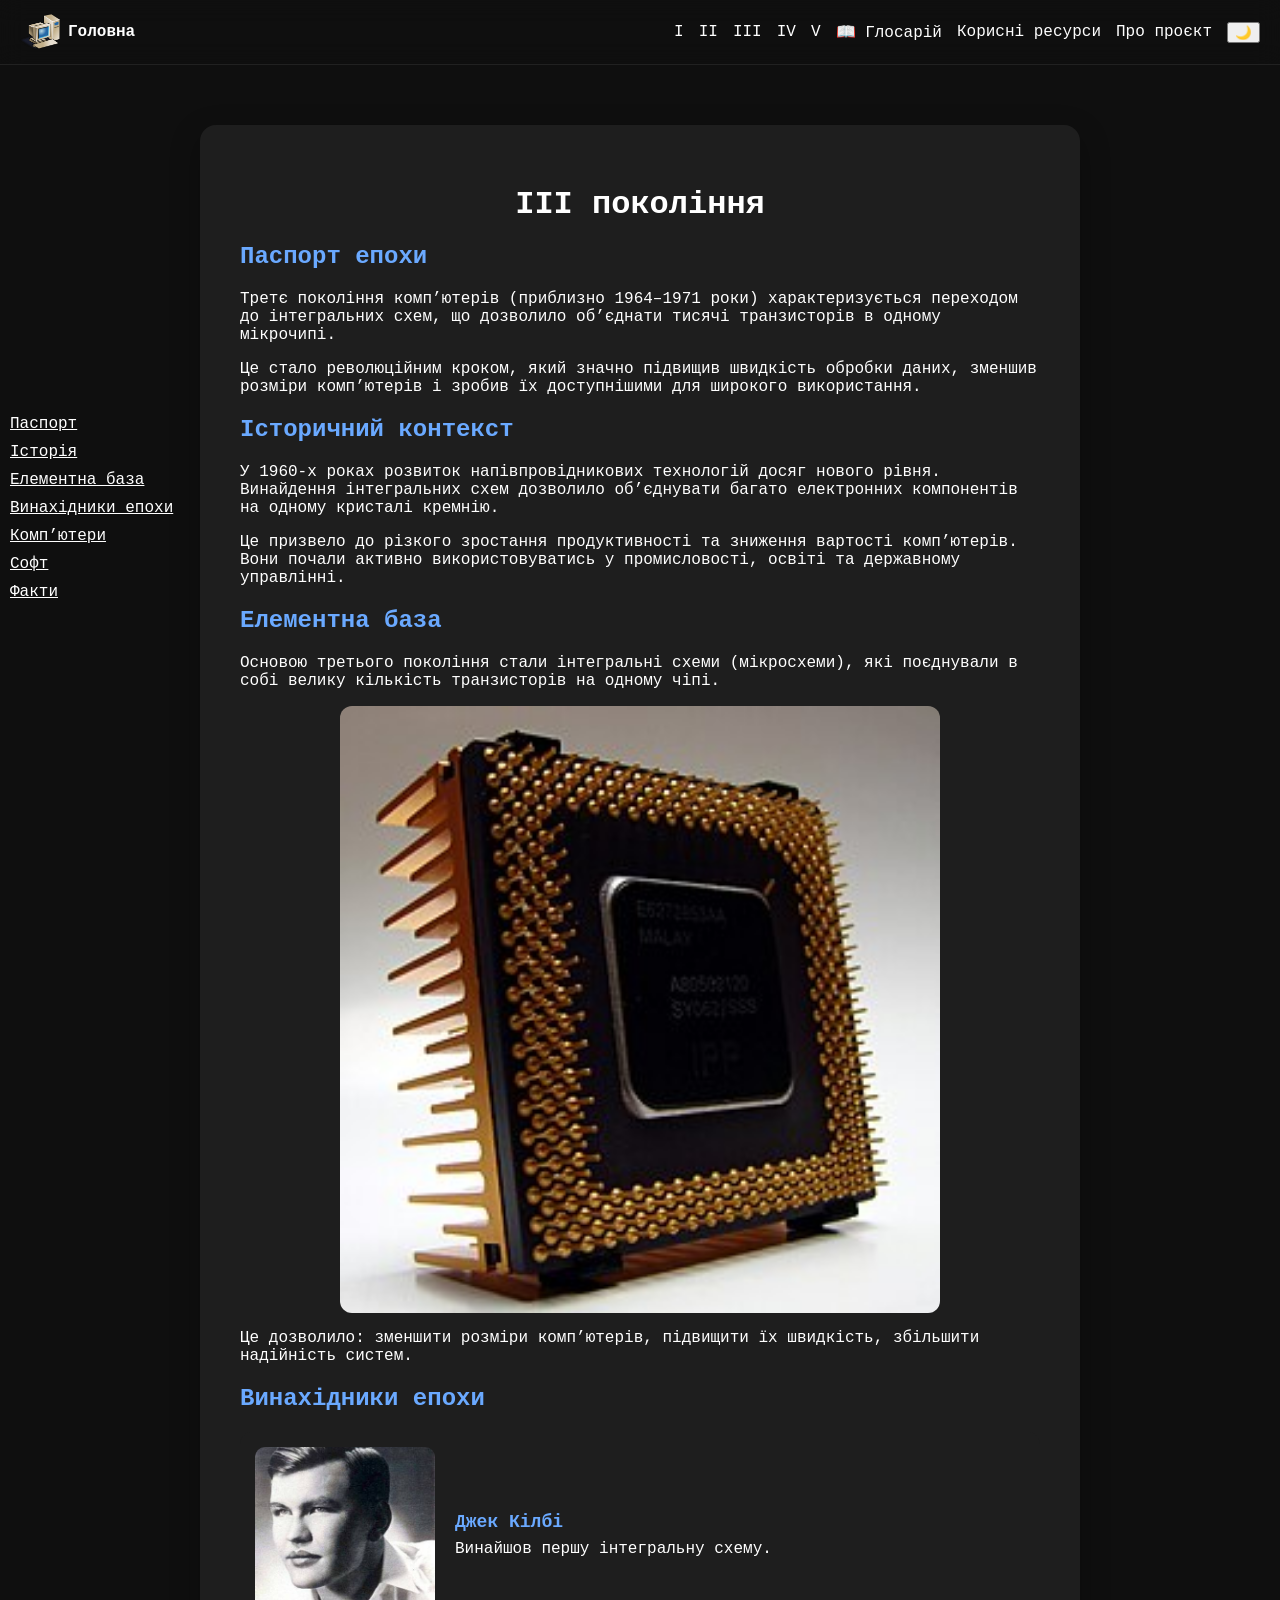
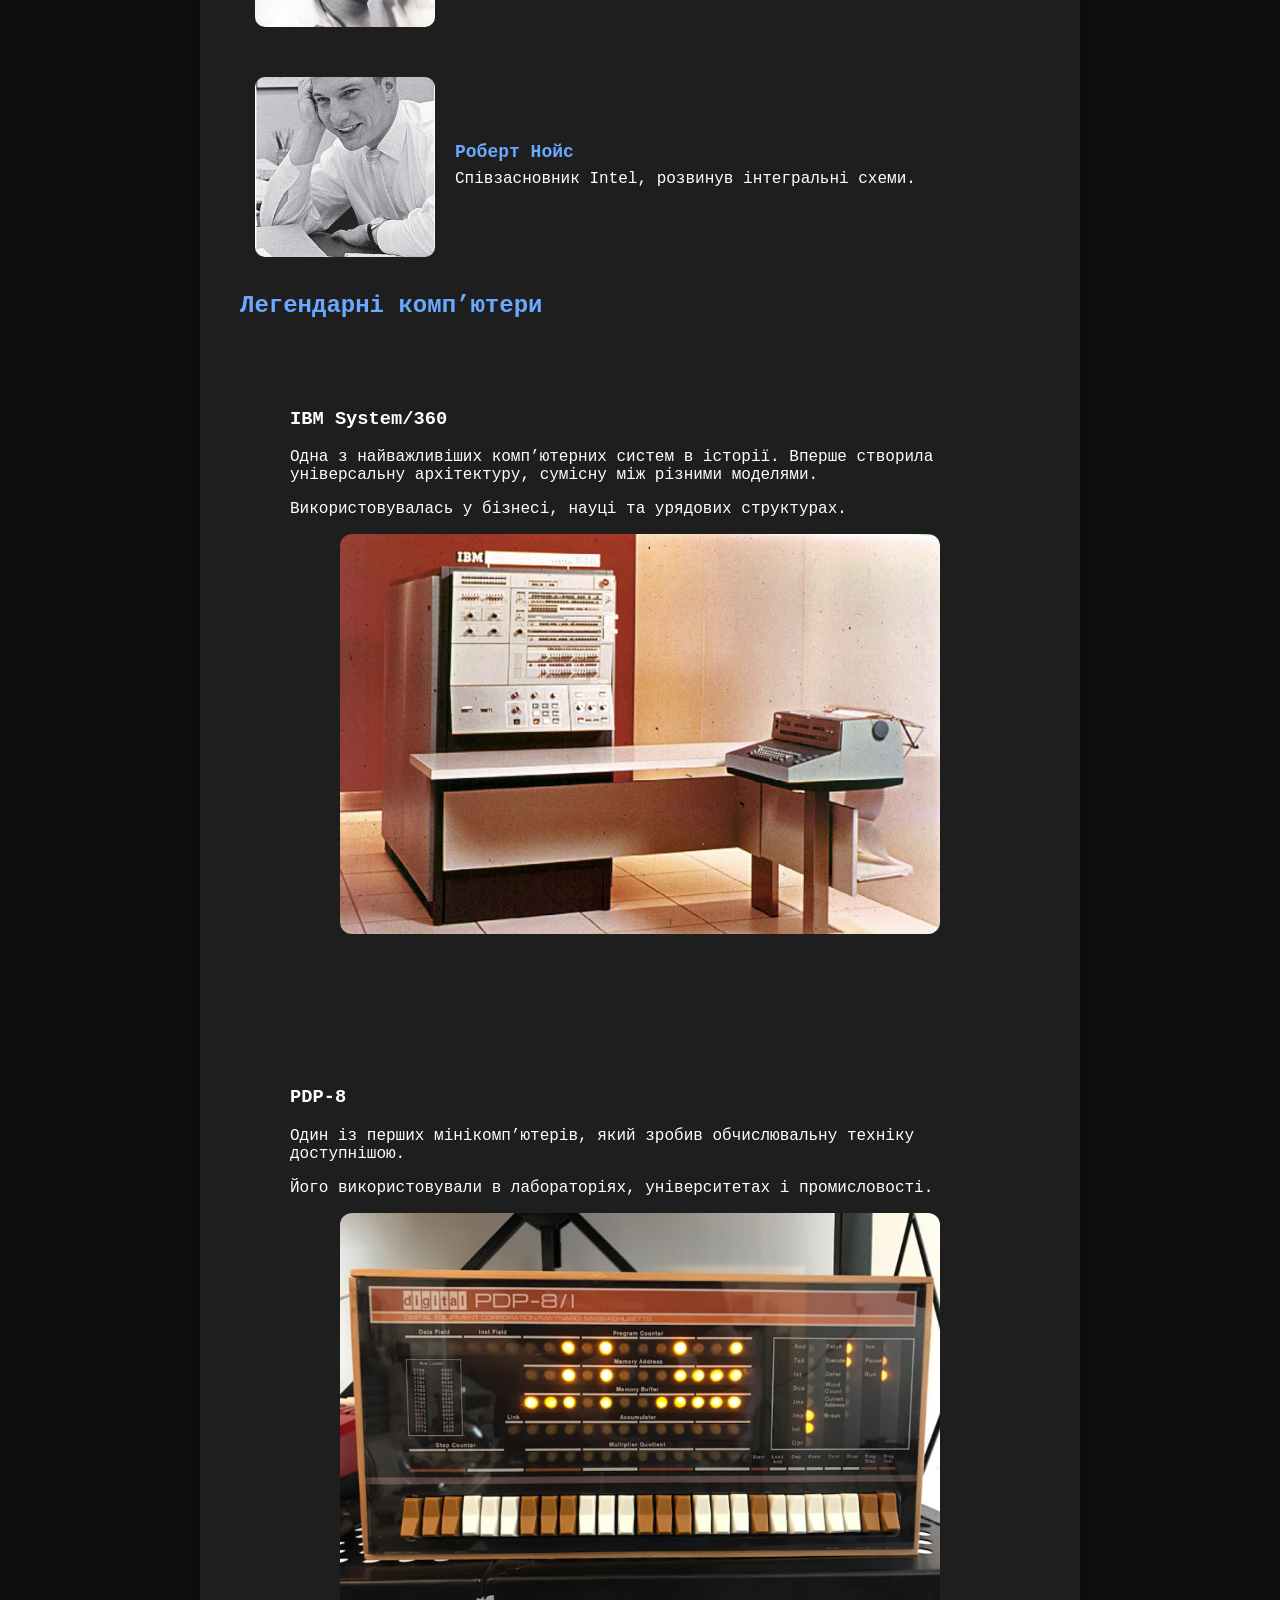
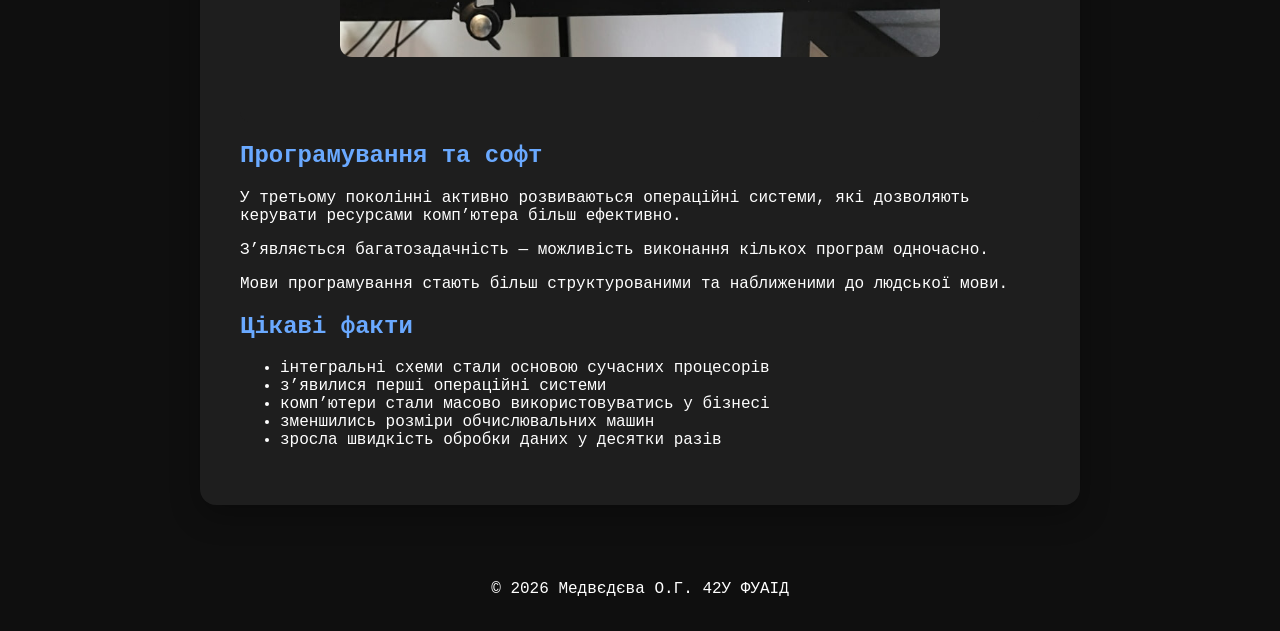
<file: gen3.html>
<!DOCTYPE html>
<html lang="uk">
<head>
<meta charset="UTF-8">
<meta name="viewport" content="width=device-width, initial-scale=1.0">
<title>III покоління комп’ютерів</title>
<link rel="stylesheet" href="style.css">
</head>
<header class="page-header">
<a href="index.html" class="logo">
<img src="лого.png" alt="Лого" class="logo-img">Головна</a>
<div class="nav-actions">
 <a href="gen1.html">I</a>
 <a href="gen2.html">II</a>
 <a href="gen3.html">III</a>
 <a href="gen4.html">IV</a>
 <a href="gen5.html">V</a>
 <a href="glossary.html">📖 Глосарій</a>
 <a href="links.html">Корисні ресурси</a>
 <a href="about.html">Про проєкт</a>
 <button id="themeToggle">🌙</button>
</div>
</header>
<body>
<nav class="side-nav">
  <a href="#passport">Паспорт</a>
  <a href="#context">Історія</a>
  <a href="#base">Елементна база</a>
  <a href="#inventors1">Винахідники епохи</a>
  <a href="#machines">Комп’ютери</a>
  <a href="#software">Софт</a>
  <a href="#facts">Факти</a>
</nav>

<div class="page-wrapper">
<center><h1>III покоління</h1></center>
<section id="passport">
  <h2>Паспорт епохи</h2>

  <p>
    Третє покоління комп’ютерів (приблизно 1964–1971 роки) характеризується переходом
    до інтегральних схем, що дозволило об’єднати тисячі транзисторів в одному мікрочипі.
  </p>

  <p>
    Це стало революційним кроком, який значно підвищив швидкість обробки даних,
    зменшив розміри комп’ютерів і зробив їх доступнішими для широкого використання.
  </p>
</section>

<section id="context">
  <h2>Історичний контекст</h2>

  <p>
    У 1960-х роках розвиток напівпровідникових технологій досяг нового рівня.
    Винайдення інтегральних схем дозволило об’єднувати багато електронних компонентів
    на одному кристалі кремнію.
  </p>

  <p>
    Це призвело до різкого зростання продуктивності та зниження вартості комп’ютерів.
    Вони почали активно використовуватись у промисловості, освіті та державному управлінні.
  </p>
</section>

<section id="base">
  <h2>Елементна база</h2>

  <p>
    Основою третього покоління стали інтегральні схеми (мікросхеми),
    які поєднували в собі велику кількість транзисторів на одному чіпі.
  </p>

  <img src="10.jpg" class="text-img">

  <p>
    Це дозволило:
    зменшити розміри комп’ютерів,
    підвищити їх швидкість,
    збільшити надійність систем.
  </p>
</section>

<section id="inventors1">
<h2>Винахідники епохи</h2>
<div class = "inventor-row">
  <img src="22.jpg">
  <div>
    <b>Джек Кілбі</b>
    <p>Винайшов першу інтегральну схему.</p>
  </div>
</div>

<div class = "inventor-row">
  <img src="21.jpg">
  <div>
    <b>Роберт Нойс</b>
    <p>Співзасновник Intel, розвинув інтегральні схеми.</p>
  </div>
</div>
</section> 

<section id="machines">
  <h2>Легендарні комп’ютери</h2>

  <div class="card">
    <h3>IBM System/360</h3>
    <p>
      Одна з найважливіших комп’ютерних систем в історії.
      Вперше створила універсальну архітектуру, сумісну між різними моделями.
    </p>
    <p>
      Використовувалась у бізнесі, науці та урядових структурах.
    </p>
    <img src="11.png" class="text-img">
  </div>
<br>
  <div class="card">
    <h3>PDP-8</h3>
    <p>
      Один із перших мінікомп’ютерів, який зробив обчислювальну техніку доступнішою.
    </p>
    <p>
      Його використовували в лабораторіях, університетах і промисловості.
    </p>
    <img src="12.jpg" class="text-img">
  </div>

</section>

<section id="software">
  <h2>Програмування та софт</h2>

  <p>
    У третьому поколінні активно розвиваються операційні системи,
    які дозволяють керувати ресурсами комп’ютера більш ефективно.
  </p>

  <p>
    З’являється багатозадачність — можливість виконання кількох програм одночасно.
  </p>

  <p>
    Мови програмування стають більш структурованими та наближеними до людської мови.
  </p>
</section>

<section id="facts">
  <h2>Цікаві факти</h2>

  <ul>
    <li>інтегральні схеми стали основою сучасних процесорів</li>
    <li>з’явилися перші операційні системи</li>
    <li>комп’ютери стали масово використовуватись у бізнесі</li>
    <li>зменшились розміри обчислювальних машин</li>
    <li>зросла швидкість обробки даних у десятки разів</li>
  </ul>
</section>
</div>
<button id="toTop">▲</button>
<script src="main.js"></script>
<footer>© 2026 Медвєдєва О.Г. 42У ФУАІД</footer>
<br>
</body>
</html>
</file>
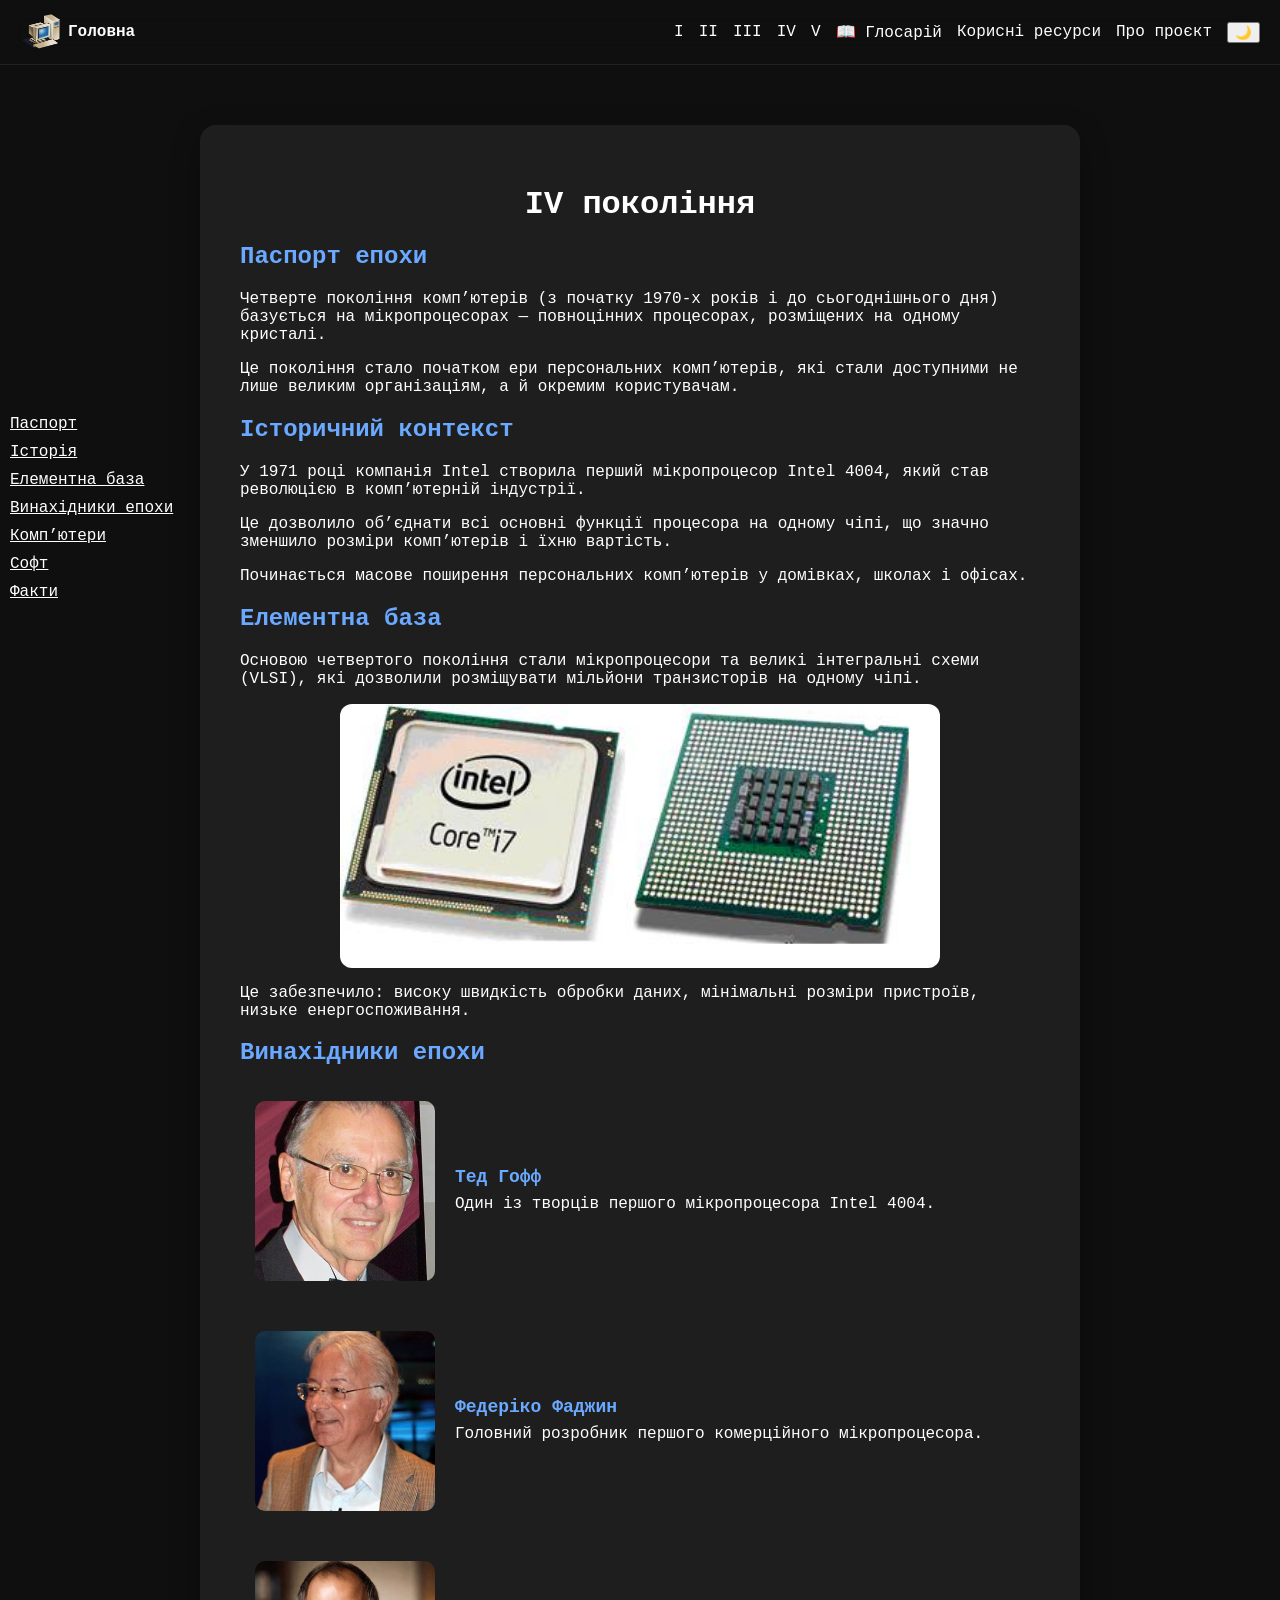
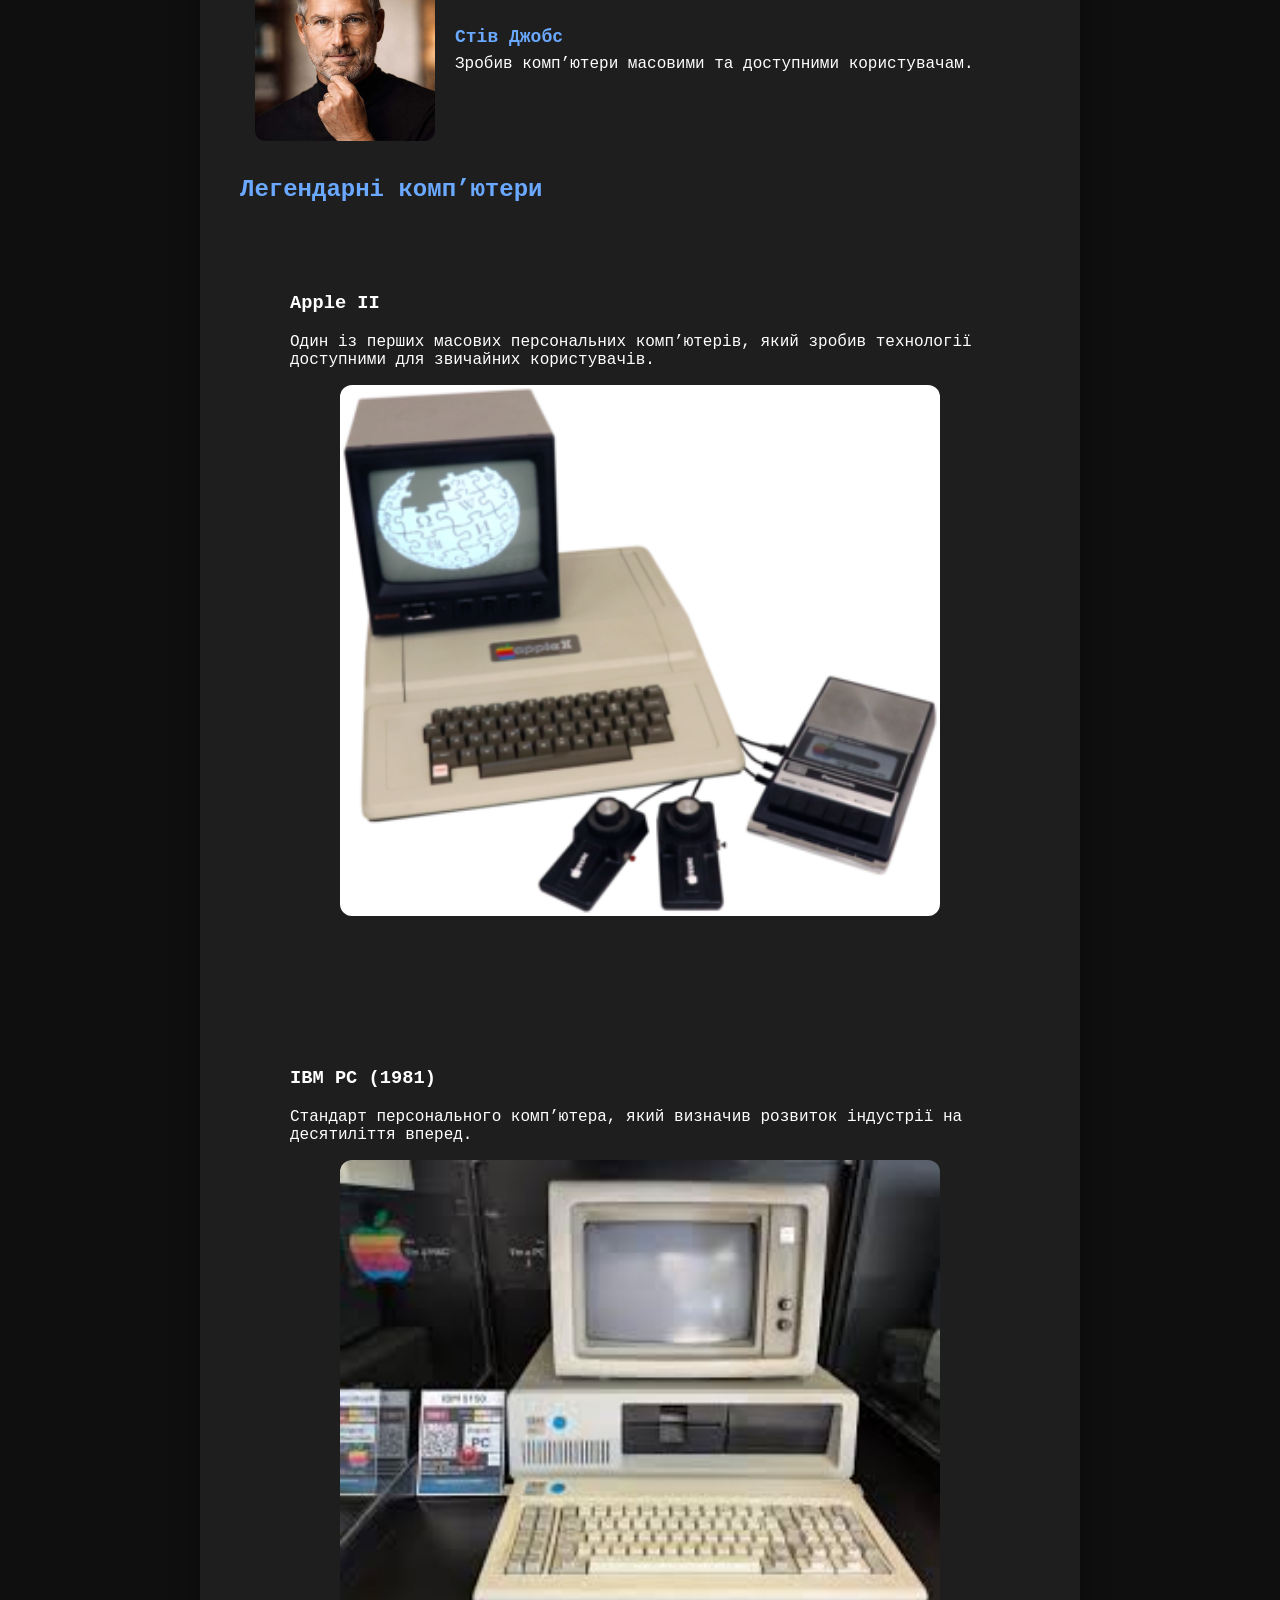
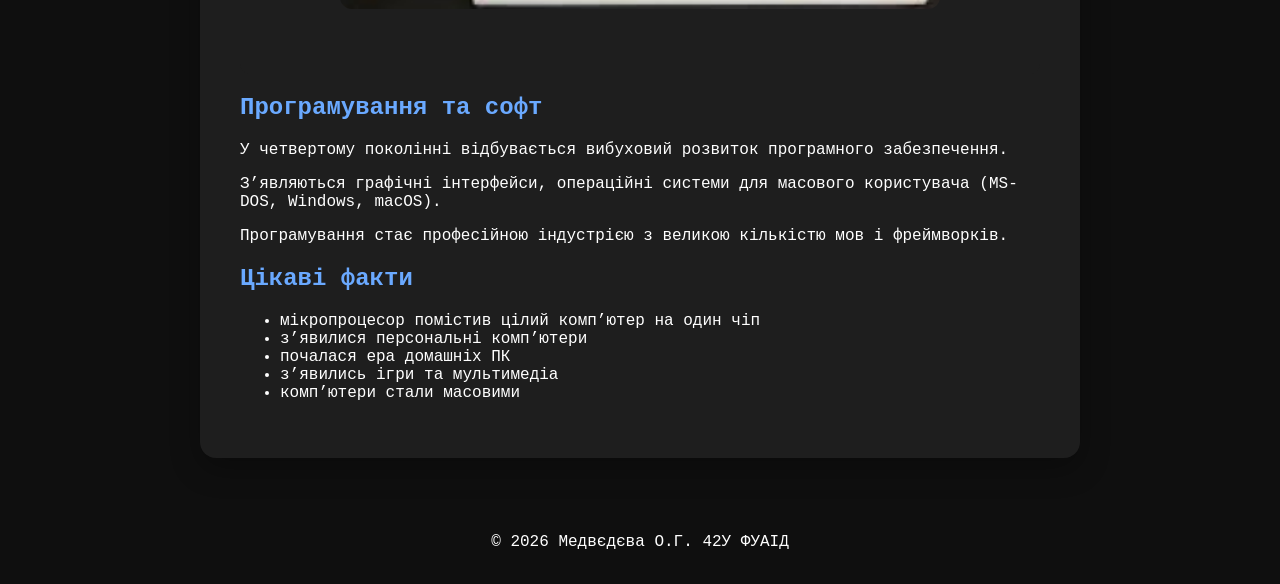
<file: gen4.html>
<!DOCTYPE html>
<html lang="uk">
<head>
<meta charset="UTF-8">
<meta name="viewport" content="width=device-width, initial-scale=1.0">
<title>IV покоління комп’ютерів</title>
<link rel="stylesheet" href="style.css">
</head>
<header class="page-header">
<a href="index.html" class="logo">
<img src="лого.png" alt="Лого" class="logo-img">Головна</a>
<div class="nav-actions">
 <a href="gen1.html">I</a>
 <a href="gen2.html">II</a>
 <a href="gen3.html">III</a>
 <a href="gen4.html">IV</a>
 <a href="gen5.html">V</a>
 <a href="glossary.html">📖 Глосарій</a>
 <a href="links.html">Корисні ресурси</a>
 <a href="about.html">Про проєкт</a>
 <button id="themeToggle">🌙</button>
</div>
</header>
<body>
<nav class="side-nav">
  <a href="#passport">Паспорт</a>
  <a href="#context">Історія</a>
  <a href="#base">Елементна база</a>
  <a href="#inventors1">Винахідники епохи</a>
  <a href="#machines">Комп’ютери</a>
  <a href="#software">Софт</a>
  <a href="#facts">Факти</a>
</nav>

<div class="page-wrapper">
<center><h1>IV покоління</h1></center>
<section id="passport">
  <h2>Паспорт епохи</h2>

  <p>
    Четверте покоління комп’ютерів (з початку 1970-х років і до сьогоднішнього дня)
    базується на мікропроцесорах — повноцінних процесорах, розміщених на одному кристалі.
  </p>

  <p>
    Це покоління стало початком ери персональних комп’ютерів, які стали доступними
    не лише великим організаціям, а й окремим користувачам.
  </p>
</section>

<section id="context">
  <h2>Історичний контекст</h2>

  <p>
    У 1971 році компанія Intel створила перший мікропроцесор Intel 4004,
    який став революцією в комп’ютерній індустрії.
  </p>

  <p>
    Це дозволило об’єднати всі основні функції процесора на одному чіпі,
    що значно зменшило розміри комп’ютерів і їхню вартість.
  </p>

  <p>
    Починається масове поширення персональних комп’ютерів у домівках, школах і офісах.
  </p>
</section>

<section id="base">
  <h2>Елементна база</h2>

  <p>
    Основою четвертого покоління стали мікропроцесори та великі інтегральні схеми (VLSI),
    які дозволили розміщувати мільйони транзисторів на одному чіпі.
  </p>

  <img src="13.jpg" class="text-img">

  <p>
    Це забезпечило:
    високу швидкість обробки даних,
    мінімальні розміри пристроїв,
    низьке енергоспоживання.
  </p>
</section>

<section id="inventors1">
<h2>Винахідники епохи</h2>
<div class = "inventor-row">
  <img src="23.jpg">
  <div>
    <b>Тед Гофф</b>
    <p>Один із творців першого мікропроцесора Intel 4004.</p>
  </div>
</div>

<div class = "inventor-row">
  <img src="24.jpg">
  <div>
    <b>Федеріко Фаджин</b>
    <p>Головний розробник першого комерційного мікропроцесора.</p>
  </div>
</div>

<div class = "inventor-row">
  <img src="25.jpg">
  <div>
    <b>Стів Джобс</b>
    <p>Зробив комп’ютери масовими та доступними користувачам.</p>
  </div>
</div>
</section> 

<section id="machines">
  <h2>Легендарні комп’ютери</h2>

  <div class="card">
    <h3>Apple II</h3>
    <p>
      Один із перших масових персональних комп’ютерів, який зробив технології доступними для звичайних користувачів.
    </p>
    <img src="14.png" class="text-img">
  </div>
<br>
  <div class="card">
    <h3>IBM PC (1981)</h3>
    <p>
      Стандарт персонального комп’ютера, який визначив розвиток індустрії на десятиліття вперед.
    </p>
   <img src="15.jpg" class="text-img">
  </div>

</section>

<section id="software">
  <h2>Програмування та софт</h2>

  <p>
    У четвертому поколінні відбувається вибуховий розвиток програмного забезпечення.
  </p>

  <p>
    З’являються графічні інтерфейси, операційні системи для масового користувача
    (MS-DOS, Windows, macOS).
  </p>

  <p>
    Програмування стає професійною індустрією з великою кількістю мов і фреймворків.
  </p>
</section>

<section id="facts">
  <h2>Цікаві факти</h2>

  <ul>
    <li>мікропроцесор помістив цілий комп’ютер на один чіп</li>
    <li>з’явилися персональні комп’ютери</li>
    <li>почалася ера домашніх ПК</li>
    <li>з’явились ігри та мультимедіа</li>
    <li>комп’ютери стали масовими</li>
  </ul>
</section>
</div>
<button id="toTop">▲</button>
<script src="main.js"></script>
<footer>© 2026 Медвєдєва О.Г. 42У ФУАІД</footer>
<br>
</body>
</html>
</file>
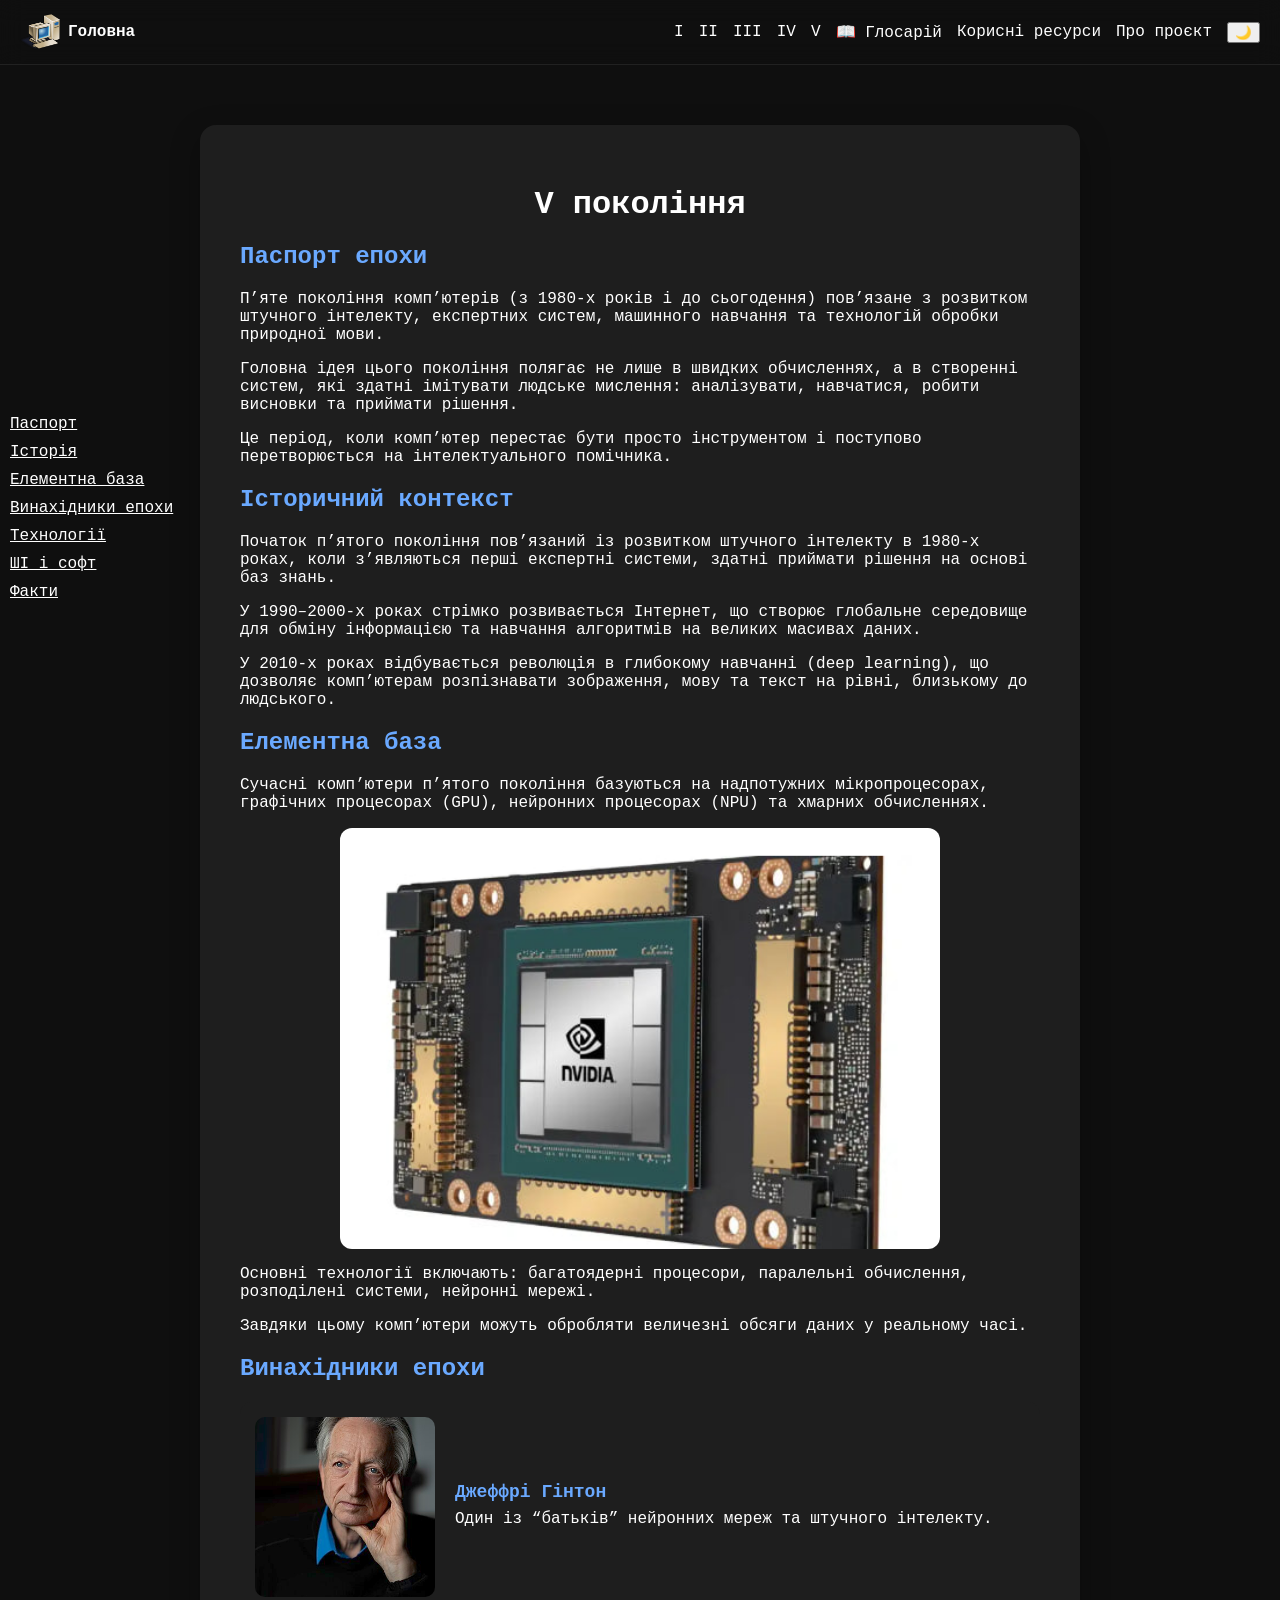
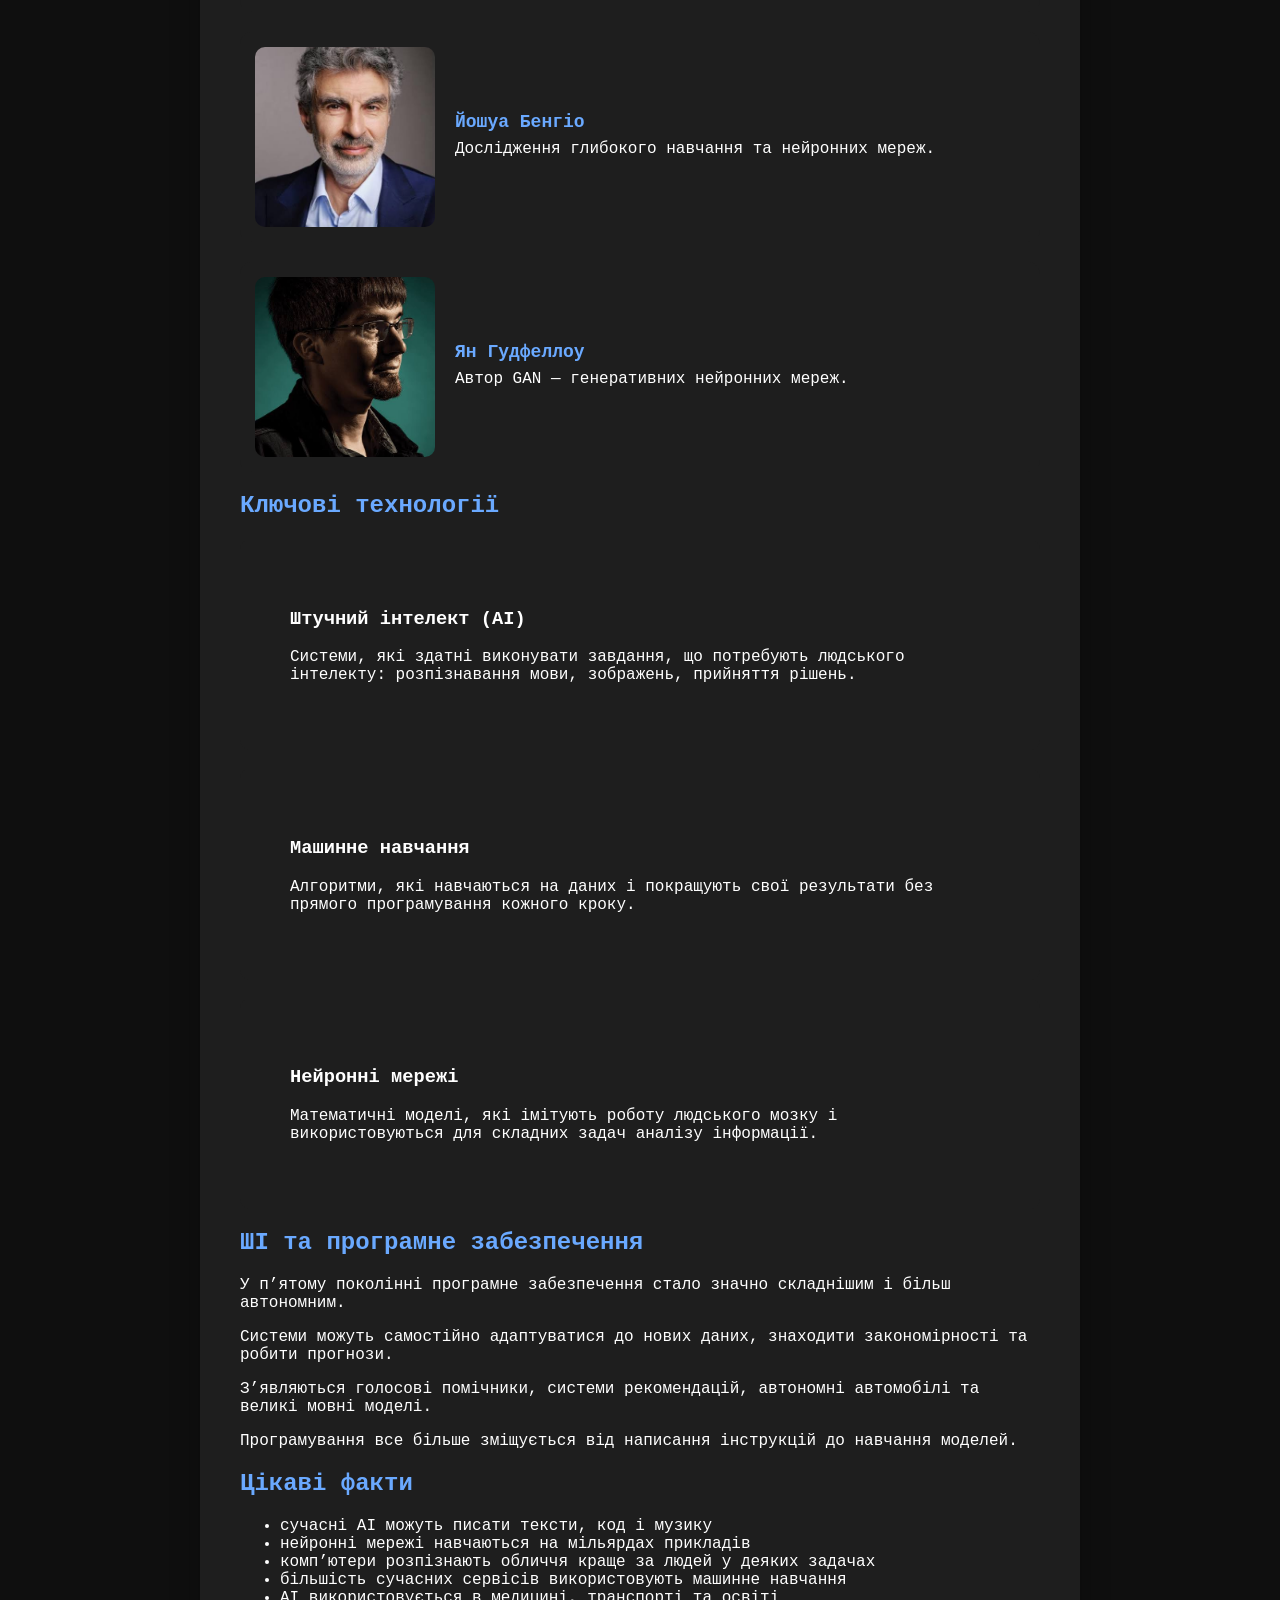
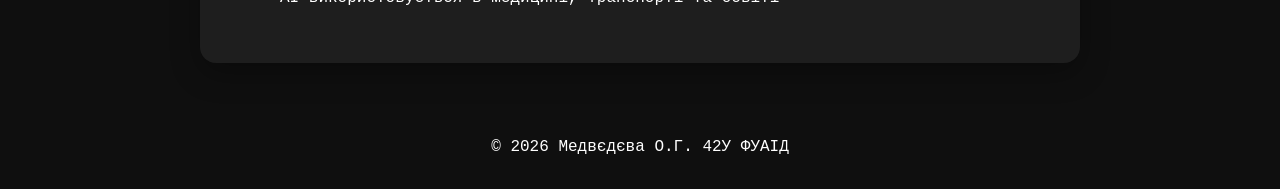
<file: gen5.html>
<!DOCTYPE html>
<html lang="uk">
<head>
<meta charset="UTF-8">
<meta name="viewport" content="width=device-width, initial-scale=1.0">
<title>V покоління комп’ютерів</title>
<link rel="stylesheet" href="style.css">
</head>
<header class="page-header">
<a href="index.html" class="logo">
<img src="лого.png" alt="Лого" class="logo-img">Головна</a>
<div class="nav-actions">
 <a href="gen1.html">I</a>
 <a href="gen2.html">II</a>
 <a href="gen3.html">III</a>
 <a href="gen4.html">IV</a>
 <a href="gen5.html">V</a>
 <a href="glossary.html">📖 Глосарій</a>
 <a href="links.html">Корисні ресурси</a>
 <a href="about.html">Про проєкт</a>
 <button id="themeToggle">🌙</button>
</div>
</header>
<body>
<nav class="side-nav">
  <a href="#passport">Паспорт</a>
  <a href="#context">Історія</a>
  <a href="#base">Елементна база</a>
  <a href="#inventors1">Винахідники епохи</a>
  <a href="#machines">Технології</a>
  <a href="#software">ШІ і софт</a>
  <a href="#facts">Факти</a>
</nav>

<div class="page-wrapper">
<center><h1>V покоління</h1></center>
<section id="passport">
  <h2>Паспорт епохи</h2>

  <p>
    П’яте покоління комп’ютерів (з 1980-х років і до сьогодення) пов’язане з розвитком
    штучного інтелекту, експертних систем, машинного навчання та технологій обробки природної мови.
  </p>

  <p>
    Головна ідея цього покоління полягає не лише в швидких обчисленнях, а в створенні систем,
    які здатні імітувати людське мислення: аналізувати, навчатися, робити висновки та приймати рішення.
  </p>

  <p>
    Це період, коли комп’ютер перестає бути просто інструментом і поступово перетворюється
    на інтелектуального помічника.
  </p>
</section>

<section id="context">
  <h2>Історичний контекст</h2>

  <p>
    Початок п’ятого покоління пов’язаний із розвитком штучного інтелекту в 1980-х роках,
    коли з’являються перші експертні системи, здатні приймати рішення на основі баз знань.
  </p>

  <p>
    У 1990–2000-х роках стрімко розвивається Інтернет, що створює глобальне середовище
    для обміну інформацією та навчання алгоритмів на великих масивах даних.
  </p>

  <p>
    У 2010-х роках відбувається революція в глибокому навчанні (deep learning),
    що дозволяє комп’ютерам розпізнавати зображення, мову та текст на рівні, близькому до людського.
  </p>
</section>

<section id="base">
  <h2>Елементна база</h2>

  <p>
    Сучасні комп’ютери п’ятого покоління базуються на надпотужних мікропроцесорах,
    графічних процесорах (GPU), нейронних процесорах (NPU) та хмарних обчисленнях.
  </p>

  <img src="16.jpg" class="text-img">

  <p>
    Основні технології включають:
    багатоядерні процесори,
    паралельні обчислення,
    розподілені системи,
    нейронні мережі.
  </p>

  <p>
    Завдяки цьому комп’ютери можуть обробляти величезні обсяги даних у реальному часі.
  </p>
</section>

<section id="inventors1">
<h2>Винахідники епохи</h2>
<div class = "inventor-row">
  <img src="26.jpg">
  <div>
    <b>Джеффрі Гінтон</b>
    <p>Один із “батьків” нейронних мереж та штучного інтелекту.</p>
  </div>
</div>

<div class = "inventor-row">
  <img src="27.jpg">
  <div>
    <b>Йошуа Бенгіо</b>
    <p>Дослідження глибокого навчання та нейронних мереж.</p>
  </div>
</div>

<div class = "inventor-row">
  <img src="28.jpg">
  <div>
    <b>Ян Гудфеллоу</b>
    <p>Автор GAN — генеративних нейронних мереж.</p>
  </div>
</div>
</section> 

<section id="machines">
  <h2>Ключові технології</h2>

  <div class="card">
    <h3>Штучний інтелект (AI)</h3>
    <p>
      Системи, які здатні виконувати завдання, що потребують людського інтелекту:
      розпізнавання мови, зображень, прийняття рішень.
    </p>
  </div>
<br>
  <div class="card">
    <h3>Машинне навчання</h3>
    <p>
      Алгоритми, які навчаються на даних і покращують свої результати без прямого програмування кожного кроку.
    </p>
  </div>
<br>
  <div class="card">
    <h3>Нейронні мережі</h3>
    <p>
      Математичні моделі, які імітують роботу людського мозку і використовуються
      для складних задач аналізу інформації.
    </p>
  </div>
</section>

<section id="software">
  <h2>ШІ та програмне забезпечення</h2>

  <p>
    У п’ятому поколінні програмне забезпечення стало значно складнішим і більш автономним.
  </p>

  <p>
    Системи можуть самостійно адаптуватися до нових даних, знаходити закономірності
    та робити прогнози.
  </p>

  <p>
    З’являються голосові помічники, системи рекомендацій, автономні автомобілі
    та великі мовні моделі.
  </p>

  <p>
    Програмування все більше зміщується від написання інструкцій до навчання моделей.
  </p>
</section>

<section id="facts">
  <h2>Цікаві факти</h2>

  <ul>
    <li>сучасні AI можуть писати тексти, код і музику</li>
    <li>нейронні мережі навчаються на мільярдах прикладів</li>
    <li>комп’ютери розпізнають обличчя краще за людей у деяких задачах</li>
    <li>більшість сучасних сервісів використовують машинне навчання</li>
    <li>AI використовується в медицині, транспорті та освіті</li>
  </ul>
</section>
</div>
<button id="toTop">▲</button>
<script src="main.js"></script>
<footer>© 2026 Медвєдєва О.Г. 42У ФУАІД</footer>
<br>
</body>
</html>
</file>
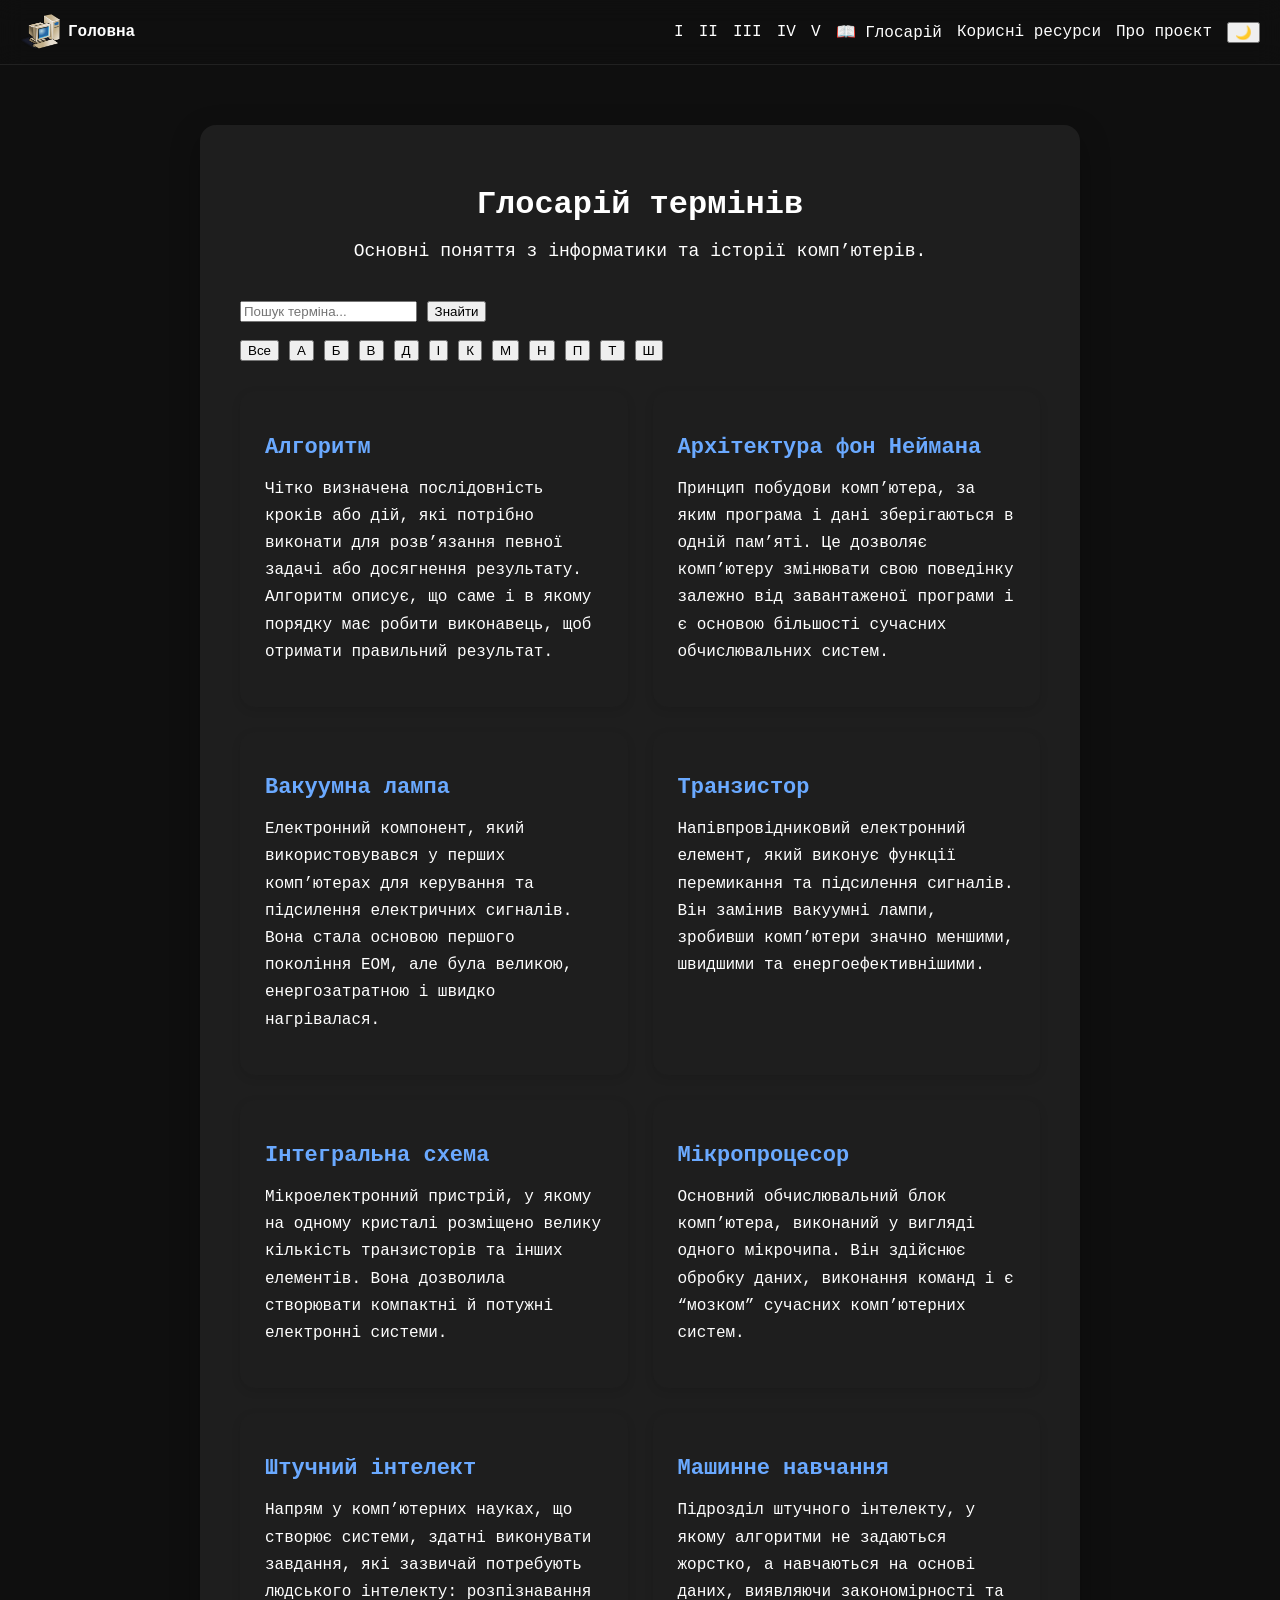
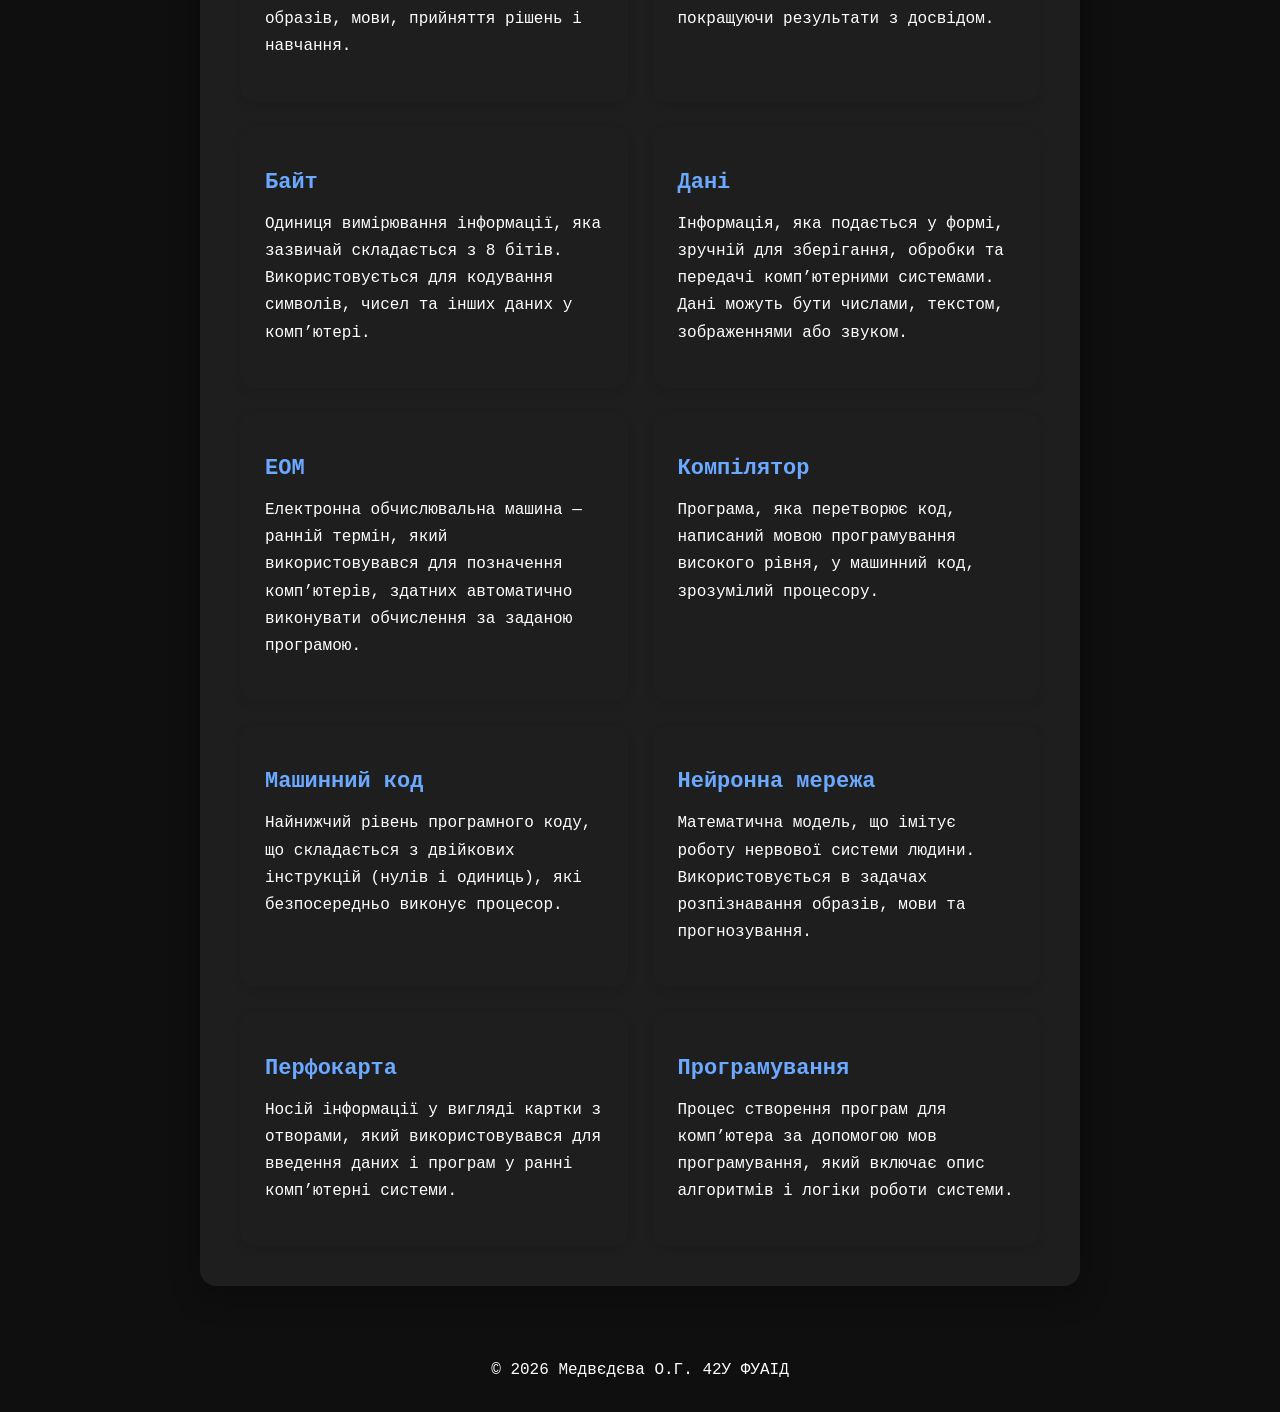
<file: glossary.html>
<!DOCTYPE html>
<html lang="uk">
<head>
<meta charset="UTF-8">
<meta name="viewport" content="width=device-width, initial-scale=1.0">
<title>Глосарій</title>
<link rel="stylesheet" href="style.css">
</head>
<body>
<header class="page-header">
<a href="index.html" class="logo">
<img src="лого.png" alt="Лого" class="logo-img">Головна</a>
<div class="nav-actions">
 <a href="gen1.html">I</a>
 <a href="gen2.html">II</a>
 <a href="gen3.html">III</a>
 <a href="gen4.html">IV</a>
 <a href="gen5.html">V</a>
 <a href="glossary.html">📖 Глосарій</a>
 <a href="links.html">Корисні ресурси</a>
 <a href="about.html">Про проєкт</a>
 <button id="themeToggle">🌙</button>
</div>
</header>
<div class="page-wrapper">
<center><h1>Глосарій термінів</h1></center>
<p class="intro">Основні поняття з інформатики та історії комп’ютерів.</p>

<div class="search-box-wrapper">
<input type="text" id="searchInput" placeholder="Пошук терміна...">
<button id="searchBtn">Знайти</button>
</div>
<br>
<div class="alphabet-nav">
  <button data-letter="all">Все</button>
  <button data-letter="А">А</button>
  <button data-letter="Б">Б</button>
  <button data-letter="В">В</button>
  <button data-letter="Д">Д</button>
  <button data-letter="І">І</button>
  <button data-letter="К">К</button>
  <button data-letter="М">М</button>
  <button data-letter="Н">Н</button>
  <button data-letter="П">П</button>
  <button data-letter="Т">Т</button>
  <button data-letter="Ш">Ш</button>
</div>

<div class="glossary-grid" id="glossary">

<div class="term-card"><h2>Алгоритм</h2><p>Чітко визначена послідовність кроків або дій, які потрібно виконати для розв’язання певної задачі або досягнення результату. 
Алгоритм описує, що саме і в якому порядку має робити виконавець, щоб отримати правильний результат.</p></div>

<div class="term-card"><h2>Архітектура фон Неймана</h2><p>Принцип побудови комп’ютера, за яким програма і дані зберігаються в одній пам’яті. 
Це дозволяє комп’ютеру змінювати свою поведінку залежно від завантаженої програми і є основою більшості сучасних обчислювальних систем.</p></div>

<div class="term-card"><h2>Вакуумна лампа</h2><p>Електронний компонент, який використовувався у перших комп’ютерах для керування та підсилення електричних сигналів. 
Вона стала основою першого покоління ЕОМ, але була великою, енергозатратною і швидко нагрівалася.</p></div>

<div class="term-card"><h2>Транзистор</h2><p>Напівпровідниковий електронний елемент, який виконує функції перемикання та підсилення сигналів. 
Він замінив вакуумні лампи, зробивши комп’ютери значно меншими, швидшими та енергоефективнішими.</p></div>

<div class="term-card"><h2>Інтегральна схема</h2><p>Мікроелектронний пристрій, у якому на одному кристалі розміщено велику кількість транзисторів та інших елементів. 
Вона дозволила створювати компактні й потужні електронні системи.</p></div>

<div class="term-card"><h2>Мікропроцесор</h2><p>Основний обчислювальний блок комп’ютера, виконаний у вигляді одного мікрочипа. 
Він здійснює обробку даних, виконання команд і є “мозком” сучасних комп’ютерних систем.</p></div>

<div class="term-card"><h2>Штучний інтелект</h2><p>Напрям у комп’ютерних науках, що створює системи, здатні виконувати завдання, які зазвичай потребують людського інтелекту: 
розпізнавання образів, мови, прийняття рішень і навчання.</p></div>

<div class="term-card"><h2>Машинне навчання</h2><p>Підрозділ штучного інтелекту, у якому алгоритми не задаються жорстко, 
а навчаються на основі даних, виявляючи закономірності та покращуючи результати з досвідом.</p></div>

<div class="term-card"><h2>Байт</h2><p>Одиниця вимірювання інформації, яка зазвичай складається з 8 бітів. 
Використовується для кодування символів, чисел та інших даних у комп’ютері.</p></div>

<div class="term-card"><h2>Дані</h2><p>Інформація, яка подається у формі, зручній для зберігання, обробки та передачі комп’ютерними системами. 
Дані можуть бути числами, текстом, зображеннями або звуком.</p></div>

<div class="term-card"><h2>ЕОМ</h2><p>Електронна обчислювальна машина — ранній термін, який використовувався для позначення комп’ютерів, 
здатних автоматично виконувати обчислення за заданою програмою.</p></div>

<div class="term-card"><h2>Компілятор</h2><p>Програма, яка перетворює код, написаний мовою програмування високого рівня, у машинний код, зрозумілий процесору.</p></div>

<div class="term-card"><h2>Машинний код</h2><p>Найнижчий рівень програмного коду, що складається з двійкових інструкцій (нулів і одиниць), які безпосередньо виконує процесор.</p></div>

<div class="term-card"><h2>Нейронна мережа</h2><p>Математична модель, що імітує роботу нервової системи людини. 
Використовується в задачах розпізнавання образів, мови та прогнозування.</p></div>

<div class="term-card"><h2>Перфокарта</h2><p>Носій інформації у вигляді картки з отворами, який використовувався для введення даних і програм у ранні комп’ютерні системи.</p></div>

<div class="term-card"><h2>Програмування</h2><p>Процес створення програм для комп’ютера за допомогою мов програмування, який включає опис алгоритмів і логіки роботи системи.</p></div>

</div>
</div>
<button id="toTop">▲</button>
<script src="main.js"></script>
<footer>© 2026 Медвєдєва О.Г. 42У ФУАІД</footer>
<br>
</body>
</html>
</file>
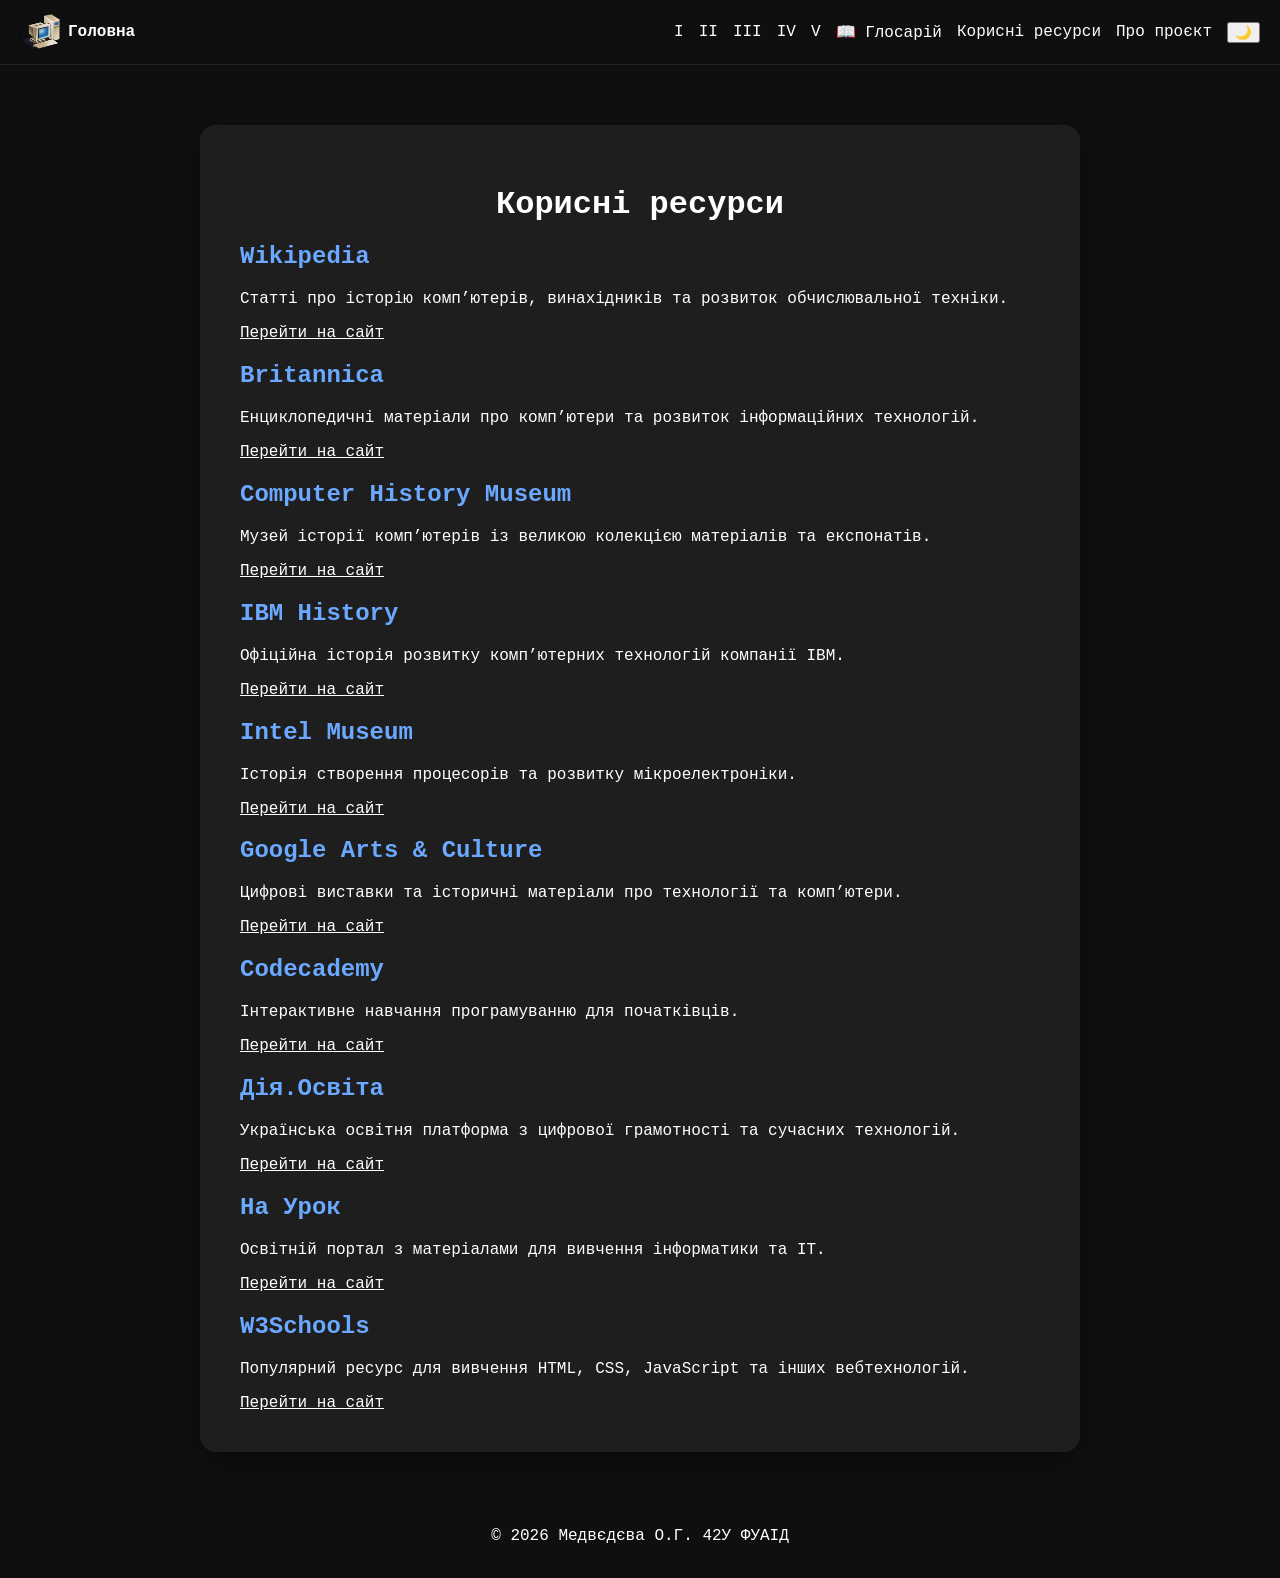
<file: links.html>
<!DOCTYPE html>
<html lang="uk">
<head>
<meta charset="UTF-8">
<meta name="viewport" content="width=device-width, initial-scale=1.0">
<title>Покоління комп’ютерів</title>
<link rel="stylesheet" href="style.css">
</head>
<body>
<header class="page-header">
<a href="index.html" class="logo">
<img src="лого.png" alt="Лого" class="logo-img">Головна</a>
<div class="nav-actions">
 <a href="gen1.html">I</a>
 <a href="gen2.html">II</a>
 <a href="gen3.html">III</a>
 <a href="gen4.html">IV</a>
 <a href="gen5.html">V</a>
 <a href="glossary.html">📖 Глосарій</a>
 <a href="links.html">Корисні ресурси</a>
 <a href="about.html">Про проєкт</a>
 <button id="themeToggle">🌙</button>
</div>
</header>
<body>
<div class="page-wrapper">
<center><h1>Корисні ресурси</h1></center>

<h2>Wikipedia</h2>
<p>Статті про історію комп’ютерів, винахідників та розвиток обчислювальної техніки.</p>
<a href="https://uk.wikipedia.org/wiki/Комп%27ютер" target="_blank">Перейти на сайт</a>

<h2>Britannica</h2>
<p>Енциклопедичні матеріали про комп’ютери та розвиток інформаційних технологій.</p>
<a href="https://www.britannica.com/technology/computer" target="_blank">Перейти на сайт</a>

<h2>Computer History Museum</h2>
<p>Музей історії комп’ютерів із великою колекцією матеріалів та експонатів.</p>
<a href="https://www.computerhistory.org" target="_blank">Перейти на сайт</a>

<h2>IBM History</h2>
<p>Офіційна історія розвитку комп’ютерних технологій компанії IBM.</p>
<a href="https://www.ibm.com/history" target="_blank">Перейти на сайт</a>

<h2>Intel Museum</h2>
<p>Історія створення процесорів та розвитку мікроелектроніки.</p>
<a href="https://www.intel.com/content/www/us/en/history/museum.html" target="_blank">Перейти на сайт</a>

<h2>Google Arts & Culture</h2>
<p>Цифрові виставки та історичні матеріали про технології та комп’ютери.</p>
<a href="https://artsandculture.google.com" target="_blank">Перейти на сайт</a>

<h2>Codecademy</h2>
<p>Інтерактивне навчання програмуванню для початківців.</p>
<a href="https://www.codecademy.com" target="_blank">Перейти на сайт</a>

<h2>Дія.Освіта</h2>
<p>Українська освітня платформа з цифрової грамотності та сучасних технологій.</p>
<a href="https://osvita.diia.gov.ua" target="_blank">Перейти на сайт</a>

<h2>На Урок</h2>
<p>Освітній портал з матеріалами для вивчення інформатики та ІТ.</p>
<a href="https://naurok.com.ua" target="_blank">Перейти на сайт</a>

<h2>W3Schools</h2>
<p>Популярний ресурс для вивчення HTML, CSS, JavaScript та інших вебтехнологій.</p>
<a href="https://www.w3schools.com" target="_blank">Перейти на сайт</a>

</div>
<button id="toTop">▲</button>
<script src="main.js"></script>
<footer>© 2026 Медвєдєва О.Г. 42У ФУАІД</footer>
<br>
</body>
</html>
</file>
<file: style.css>
/* CSS ЗМІННІ ТА ТЕМИ*/
:root {
    --bg: #0f0f0f;
    --card: #1e1e1e;
    --text: #ffffff;
    --accent: #6aa9ff;
}
body.light-theme {
    --bg: #f5f5f5;
    --card: #ffffff;
    --text: #111111;
    --accent: #2b6cff;
}


/*БАЗОВІ СТИЛІ*/
body {
    margin: 0;
    font-family: "Courier New", monospace;
    background: var(--bg);
    color: var(--text);
    transition: 0.3s ease;
}
h1 {
    text-align: center;
    margin-bottom: 15px;
}
h2{
    color: var(--accent);
}
footer {
    background: var(--bg);
    color: var(--text);
    text-align: center;
    padding: 15px;
}
  
  
/*ОСНОВНІ КОНТЕЙНЕРИ*/
.page-wrapper {
    max-width: 800px;
    margin: 60px auto;
    padding: 40px;
    background: var(--card);
    border-radius: 16px;
    box-shadow: 0 10px 30px rgba(0, 0, 0, 0.3);
}
.section {
    margin-bottom: 40px;
}
.section h2 {
    border-left: 4px solid var(--accent);
    padding-left: 12px;
}


/*ШАПКА САЙТУ*/
.page-header {
    position: sticky;
    top: 0;
    z-index: 1000;
    display: flex;
    justify-content: space-between;
    align-items: center;
    padding: 12px 20px;
    background: rgba(15, 15, 15, 0.6);
    backdrop-filter: blur(12px);
    -webkit-backdrop-filter: blur(12px);
    border-bottom: 1px solid rgba(255, 255, 255, 0.08);
}
body.light-theme .page-header {
    background: rgba(255, 255, 255, 0.7);
    border-bottom: 1px solid rgba(0, 0, 0, 0.1);
}
.logo {
    display: flex;
    align-items: center;
    gap: 8px;
    text-decoration: none;
    color: var(--text);
    font-weight: bold;
}
.logo-img {
    width: 40px;
    height: 40px;
    object-fit: contain;
}
.nav-actions {
    display: flex;
    align-items: center;
    gap: 15px;
}
.nav-actions a {
    text-decoration: none;
    color: var(--text);
}


/*ГОЛОВНА СТОРІНКА (HERO)*/
.hero {
    text-align: center;
    padding: 120px 30px;
    background-image: url("2.png");
    background-size: cover;
    background-position: center;
}
.search-box {
    margin: 25px 0;
}
.search-box input {
    width: 300px;
    padding: 10px;
}


/* КАРТКИ НАВІГАЦІЇ */
.nav-cards, .extra {
    display: flex;
    justify-content: center;
    flex-wrap: wrap;
    gap: 15px;
}
.card {
    background: var(--card);
    color: var(--text);
    padding: 50px;
    text-decoration: none;
    border-radius: 10px;
    transition: transform 0.3s;
}
.card:hover {
    transform: scale(1.05);
}


/*БІЧНЕ МЕНЮ*/
.side-nav {
    position: fixed;
    left: 0;
    top: 45%;
    display: flex;
    flex-direction: column;
    gap: 10px;
	padding: 10px;
}


/*КНОПКА ВГОРУ*/
#toTop {
    position: fixed;
    right: 20px;
    bottom: 20px;
    width: 30px;
    height: 30px;
}


/*ГАЛЕРЕЯ */
.gallery {
    display: flex;
    gap: 15px;
    overflow-x: auto;
    padding: 50px;
    scroll-snap-type: x mandatory;
}
.gallery img {
    width: 300px;
    height: 200px;
    object-fit: cover;
    border-radius: 12px;
    scroll-snap-align: center;
    transition: transform 0.3s ease;
}
.gallery img:hover {
    transform: scale(1.05);
}
/* Смуга прокручування */
.gallery::-webkit-scrollbar {
    height: 8px;
}
.gallery::-webkit-scrollbar-thumb {
    background: #555;
    border-radius: 10px;
}


/*СТОРІНКА ГЛОСАРІЯ*/

/* Вступний текст */
.intro {
    text-align: center;
    margin-bottom: 40px;
    font-size: 18px;
}
/* Поле пошуку */
.search-box {
    margin: 25px 0;
}
/* Алфавітний фільтр */
.alphabet-nav {
    display: flex;
    flex-wrap: wrap;
    gap: 10px;
    margin-bottom: 30px;
}
.alphabet-nav a {
    text-decoration: none;
    background: var(--card);
    color: var(--text);
    padding: 10px 14px;
    border-radius: 8px;
    transition: transform 0.3s;
}
.alphabet-nav a:hover {
    transform: translateY(-3px);
}
/* Заголовок літери */
.letter-title {
    margin: 30px 0;
    padding-bottom: 10px;
    border-bottom: 2px solid var(--accent);
}
/* Сітка термінів */
.glossary-grid {
    display: grid;
    grid-template-columns: repeat(auto-fit, minmax(320px, 1fr));
    gap: 25px;
}
/* Картка терміна */
.term-card {
    background: var(--card);
    padding: 25px;
    border-radius: 15px;
    box-shadow: 0 3px 10px rgba(0, 0, 0, 0.1);
    transition: transform 0.3s;
}
.term-card:hover {
    transform: translateY(-5px);
}
/* Назва терміна */
.term-card h2 {
    margin-bottom: 15px;
    color: var(--accent);
    font-size: 22px;
}
/* Опис терміна */
.term-card p {
    line-height: 1.7;
}


/*КАРТКИ ВИНАХІДНИКІВ*/
.inventors-grid {
    display: grid;
    grid-template-columns: repeat(auto-fit, minmax(220px, 1fr));
    gap: 20px;
	padding: 50px;
}
.inventor-card {
    background: var(--card);
    padding: 15px;
    border-radius: 16px;
    overflow: hidden;
    text-align: center;
    box-shadow: 0 8px 20px rgba(0, 0, 0, 0.25);
    transition: transform 0.3s;
}
.inventor-card:hover {
    transform: translateY(-5px);
}
.inventor-card img {
    width: 100%;
    height: 300px;
    object-fit: cover;
    border-radius: 12px;
}
.inventor-card h3 {
    margin: 10px 0 5px;
    color: var(--accent);
}
.inventor-card p {
    font-size: 14px;
    line-height: 1.4;
}


/*ВІДЕО */
.video {
    margin: 50px 0;
    text-align: center;
}
.video-wrapper {
    position: relative;
    width: 100%;
    max-width: 800px;
    margin: 0 auto;
    aspect-ratio: 16 / 9;
}
.video-wrapper iframe {
    width: 100%;
    height: 100%;
    border: none;
    border-radius: 12px;
}


/*СТОРІНКА ПРО ПРОЄКТ*/
.about-grid {
    display: grid;
    grid-template-columns: repeat(auto-fit, minmax(350px, 1fr));
    gap: 25px;
    margin-top: 30px;
	padding: 30px;
}
.about-card {
    background: var(--card);
    padding: 30px;
    border-radius: 16px;
    box-shadow: 0 8px 20px rgba(0, 0, 0, 0.2);
}
.about-card h2 {
    margin-top: 0;
    color: var(--accent);
}

.about-card p {
    line-height: 1.6;
}

/*БАНЕР*/
.banner{
  margin: 30px auto;
  padding: 30px;
  max-width: 100%;
  text-align: center;
  color: white;
  background: linear-gradient(-45deg, #2b6cff, #6aa9ff, #1e1e1e, #2b6cff);
  background-size: 300% 300%;
  animation: gradientMove 6s ease infinite;
}
.banner h1{
  margin: 0;
  font-size: 26px;
}
.banner p{
  margin-top: 10px;
  opacity: 0.9;
}
/* анімація руху градієнта */
@keyframes gradientMove{
  0%{
    background-position: 0% 50%;
  }
  50%{
    background-position: 100% 50%;
  }
  100%{
    background-position: 0% 50%;
  }
}

/*ВИНАХІДНИКИ ЕПОХИ*/
.inventor-row{
  display: flex;
  gap: 20px;
  align-items: center;
  margin-bottom: 20px;
  background: var(--card);
  padding: 15px;
  border-radius: 12px;
}
.inventor-row img{
  width: 180px;
  height: 180px;
  object-fit: cover;
  border-radius: 10px;
  flex-shrink: 0;
}
.inventor-row b{
  font-size: 18px;
  color: var(--accent);
}
.inventor-row p{
  margin: 5px 0 0;
  line-height: 1.5;
}


/*КОЛІР ПОСИЛАНЬ*/
a {
  color: white;
}
a:visited {
  color: white;
}


/*АДАПТИВНІСТЬ*/

@media (max-width: 768px) {

  .page-header {
    flex-wrap: wrap;
    gap: 10px;
    padding: 10px;
  }

  .nav-actions {
    flex-wrap: wrap;
    justify-content: center;
  }

  .nav-links {
    display: none;
  }

  .card {
    padding: 25px;
  }

  .hero {
    padding: 70px 15px;
  }

  .search-box input {
    width: 100%;
  }

  .gallery {
    padding: 20px;
  }

  .gallery img {
    width: 220px;
    height: 150px;
  }

  .page-wrapper {
    margin: 20px;
    padding: 20px;
  }

  .side-nav {
    display: none;
  }
}


/* телефони */
@media (max-width: 600px) {

  .hero {
    padding: 60px 10px;
  }

  .gallery img {
    width: 180px;
    height: 130px;
  }

  .search-box input {
    max-width: 100%;
  }
}


/* винахідники */
@media (max-width: 600px) {
  .inventor-row {
    flex-direction: column;
    text-align: center;
  }

  .inventor-row img {
    width: 100%;
    height: auto;
  }
}

.text-img {
  width: 100%;
  max-width: 600px;
  height: auto;
  display: block;
  margin: 15px auto;
  border-radius: 12px;
}
</file>
